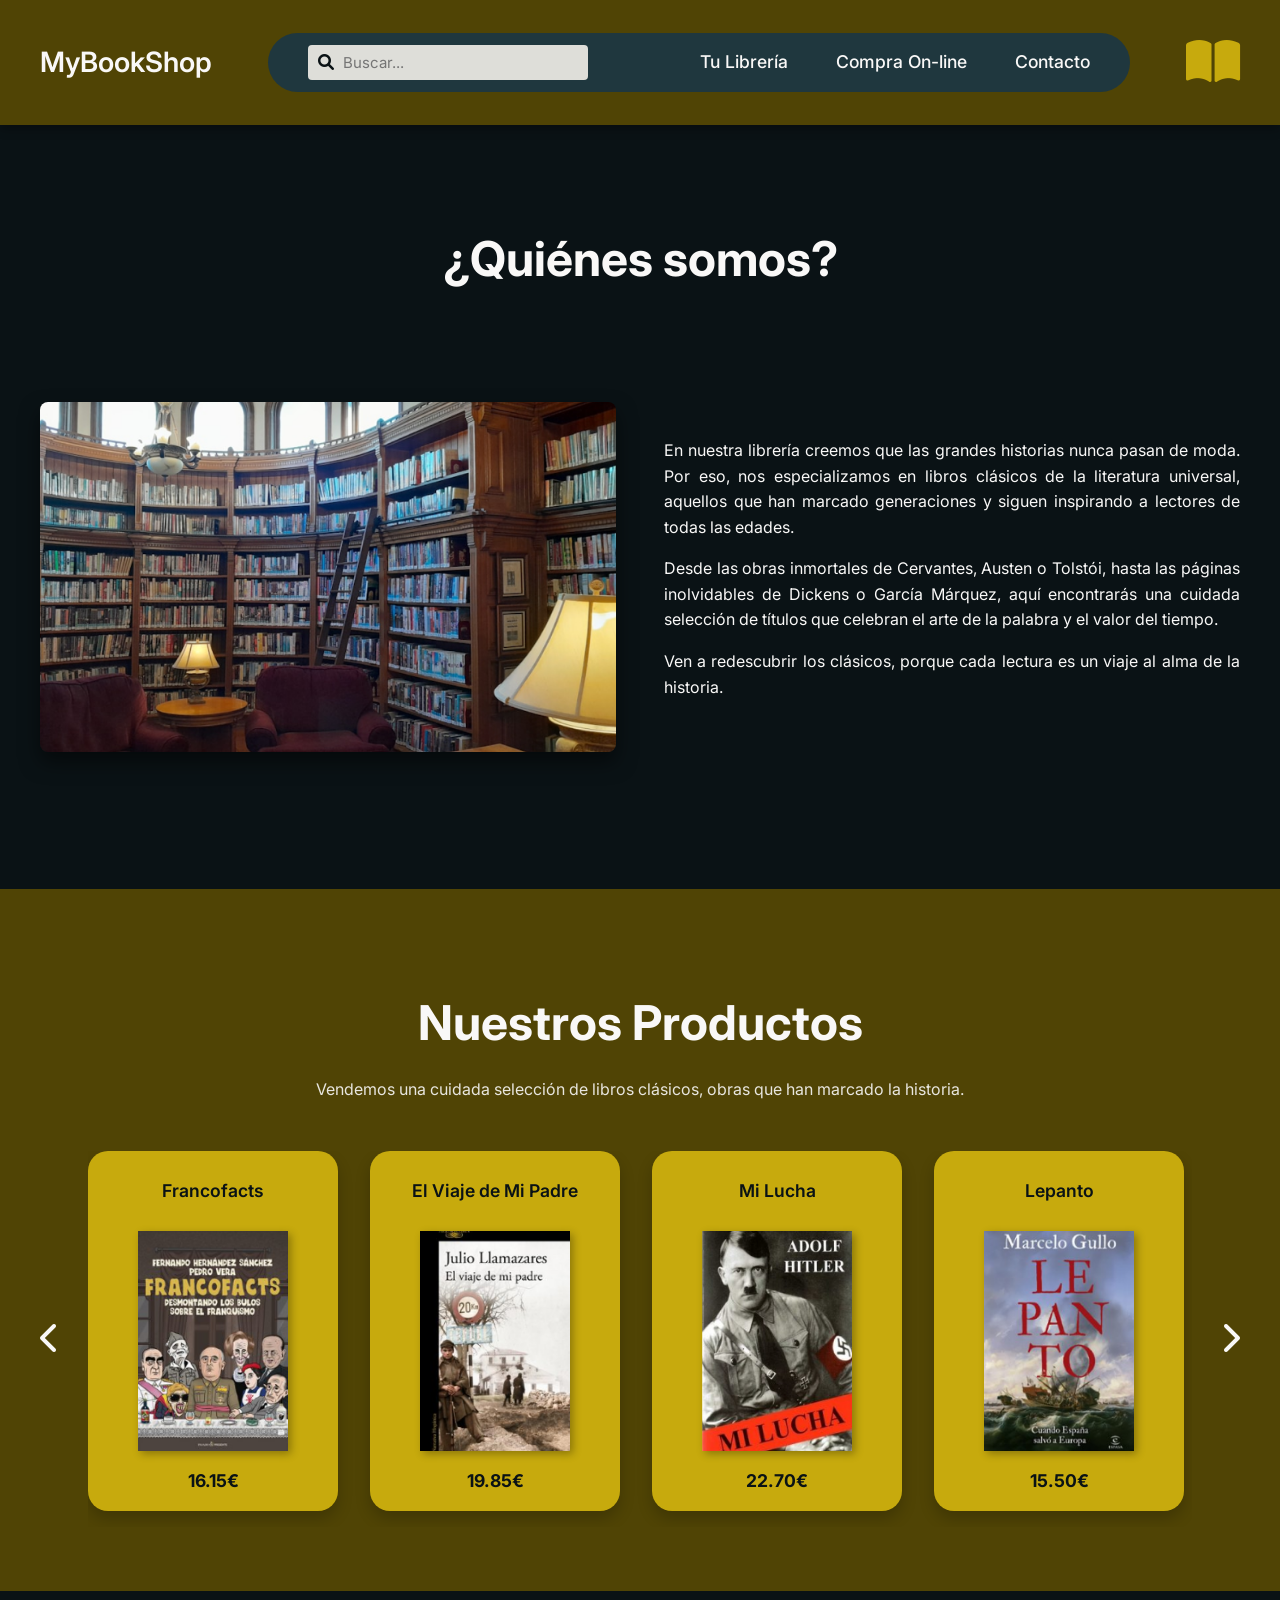
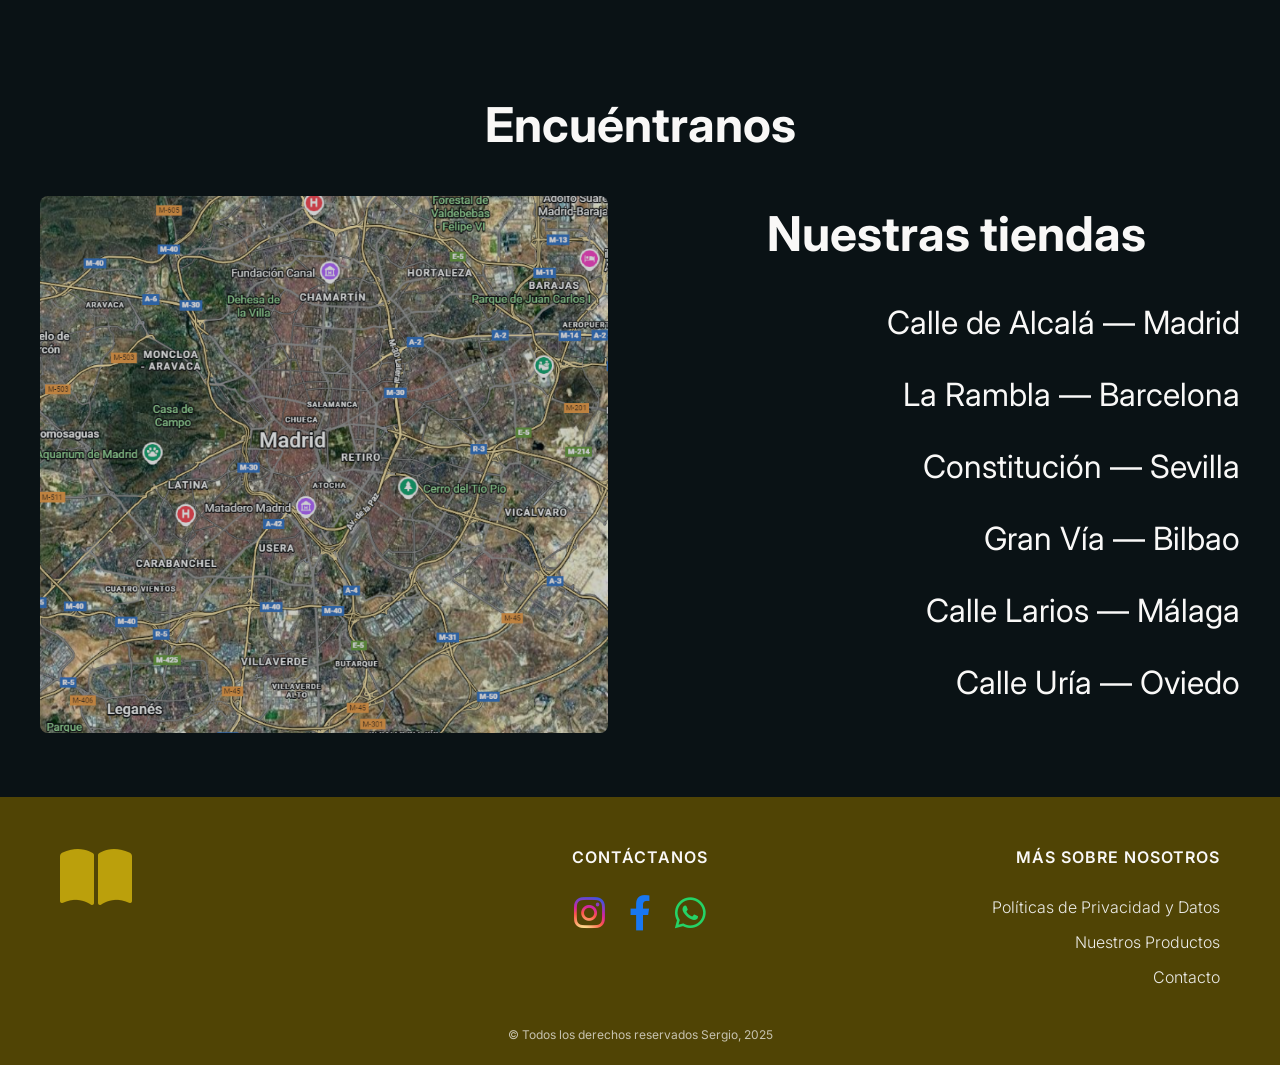
<file: Libreria/index.html>
<!DOCTYPE html>
<html lang="es">
  <head>
    <meta charset="UTF-8" />
    <meta name="viewport" content="width=device-width, initial-scale=1.0" />
    <title>MyBookShop - Inicio</title>

    <link rel="stylesheet" href="style.css" />

    <link rel="preconnect" href="https://fonts.googleapis.com" />
    <link rel="preconnect" href="https://fonts.gstatic.com" crossorigin />
    <link
      href="https://fonts.googleapis.com/css2?family=Inter:wght@400;500;600;700&family=Roboto:wght@800&display=swap"
      rel="stylesheet"
    />

    <link
      rel="stylesheet"
      href="https://cdnjs.cloudflare.com/ajax/libs/font-awesome/6.0.0/css/all.min.css"
    />
    
  </head>
  <body>
    <header class="main-header">
      <div class="container header-container">
        <div class="logo">
          <h1><a href="index.html">MyBookShop</a><h1>
        </div>

        <nav class="main-nav">
          <button class="menu-toggle" id="mobile-menu">
            <i class="fa-solid fa-bars"></i>
          </button>

          <form action="#" class="search-form">
            <i class="fa-solid fa-magnifying-glass"></i>
            <input type="text" placeholder="Buscar..." name="search" />
          </form>

          <ul class="nav-links" id="nav-list">
            <li><a href="index.html">Tu Librería</a></li>
            <li><a href="tienda.html">Compra On-line</a></li>
            <li><a href="#">Contacto</a></li>
          </ul>
        </nav>

        <div class="header-icon">
          <i class="fa-solid fa-book-open"></i>
        </div>
      </div>
    </header>

    <main>
      <section class="section-about">
        <div class="container">
          <h2 class="section-title">¿Quiénes somos?</h2>

          <div class="about-content">
            <article class="about-image">
              <img src="public/1.png" alt="Librería interior" />
            </article>

            <article class="about-text">
              <p>
                En nuestra librería creemos que las grandes historias nunca
                pasan de moda. Por eso, nos especializamos en libros clásicos de
                la literatura universal, aquellos que han marcado generaciones y
                siguen inspirando a lectores de todas las edades.
              </p>
              <p>
                Desde las obras inmortales de Cervantes, Austen o Tolstói, hasta
                las páginas inolvidables de Dickens o García Márquez, aquí
                encontrarás una cuidada selección de títulos que celebran el
                arte de la palabra y el valor del tiempo.
              </p>
              <p>
                Ven a redescubrir los clásicos, porque cada lectura es un viaje
                al alma de la historia.
              </p>
            </article>
          </div>
        </div>
      </section>

      <section class="section-products">
        <div class="container">
          <h2 class="section-title">Nuestros Productos</h2>
          <p class="section-subtitle">
            Vendemos una cuidada selección de libros clásicos, obras que han
            marcado la historia.
          </p>

          <div class="products-carousel-wrapper">
            <button class="scroll-btn left" id="scrollLeft">
              <i class="fa-solid fa-chevron-left"></i>
            </button>

            <div class="products-grid" id="productsContainer">
              <article class="product-card-index">
                <div class="card-top">
                  <h3>Francofacts</h3>
                </div>
                <div class="card-center">
                  <img src="public/6.png" alt="Francofacts" />
                </div>
                <div class="card-bottom">
                  <p class="price">16.15€</p>
                </div>
              </article>

              <article class="product-card-index">
                <div class="card-top">
                  <h3>El Viaje de Mi Padre</h3>
                </div>
                <div class="card-center">
                  <img src="public/4.png" alt="El Viaje" />
                </div>
                <div class="card-bottom">
                  <p class="price">19.85€</p>
                </div>
              </article>

              <article class="product-card-index">
                <div class="card-top">
                  <h3>Mi Lucha</h3>
                </div>
                <div class="card-center">
                  <img src="public/3.png" alt="Mi Lucha" />
                </div>
                <div class="card-bottom">
                  <p class="price">22.70€</p>
                </div>
              </article>

              <article class="product-card-index">
                <div class="card-top">
                  <h3>Lepanto</h3>
                </div>
                <div class="card-center">
                  <img src="public/5.png" alt="Lepanto" />
                </div>
                <div class="card-bottom">
                  <p class="price">15.50€</p>
                </div>
              </article>
              <article class="product-card-index">
                <div class="card-top">
                  <h3>Verdugos del 36</h3>
                </div>
                <div class="card-center">
                  <img src="public/9.png" alt="Verdugos del 36" />
                </div>
                <div class="card-bottom">
                  <p class="price">16.50€</p>
                </div>
              </article>
            </div>

            <button class="scroll-btn right" id="scrollRight">
              <i class="fa-solid fa-chevron-right"></i>
            </button>
          </div>
        </div>
      </section>

      <section class="section-location">
        <div class="container">
          <h2 class="section-title">Encuéntranos</h2>

          <div class="location-content">
            <article class="location-map">
              <img src="public/2.png" alt="Mapa" />
            </article>


            <article class="location-list">
              <h2>Nuestras tiendas</h2>
              <ul>
                <li><a href="https://www.google.com/maps/place/C.+Alcalá,+Madrid/@40.4202097,-3.6904367,17z/data=!3m1!4b1!4m6!3m5!1s0xd422f3f48cbf6a7:0xb7b3542e98264faf!8m2!3d40.4202097!4d-3.6878564!16s%2Fm%2F0568cp_?entry=ttu&g_ep=EgoyMDI2MDEwNi4wIKXMDSoASAFQAw%3D%3D">Calle de Alcalá — Madrid</a></li>
                <li><a href="https://www.google.com/maps/place/La+Rambla,+Barcelona/@41.3856087,2.1672363,17z/data=!3m1!4b1!4m6!3m5!1s0x12a4a258081714c9:0x24bef7ac8842bdc4!8m2!3d41.3856087!4d2.1698166!16zL20vMDNxODRr?entry=ttu&g_ep=EgoyMDI2MDEwNi4wIKXMDSoASAFQAw%3D%3D">La Rambla — Barcelona</a></li>
                <li><a href="https://www.google.com/maps/place/Av.+de+la+Constitución,+Casco+Antiguo,+Sevilla/@37.3853638,-5.9965748,17z/data=!3m1!4b1!4m6!3m5!1s0xd126c17566c287d:0xaaa3e2da037bcd7c!8m2!3d37.3853638!4d-5.9939945!16s%2Fg%2F120nf5yz?entry=ttu&g_ep=EgoyMDI2MDEwNi4wIKXMDSoASAFQAw%3D%3D">Constitución — Sevilla</a></li>
                <li><a href="https://www.google.com/maps/place/Diego+Lopez+Haroko+Kale+Nagusia,+Abando,+Bilbao,+Bizkaia/@43.2632828,-2.9387943,17z/data=!3m1!4b1!4m6!3m5!1s0xd4e4fd823d06835:0x7d9e9c929b6fe09c!8m2!3d43.2632828!4d-2.936214!16s%2Fm%2F04cy3z6?entry=ttu&g_ep=EgoyMDI2MDEwNi4wIKXMDSoASAFQAw%3D%3D">Gran Vía — Bilbao</a></li>
                <li><a href="https://www.google.com/maps/place/C.+Marqués+de+Larios,+Distrito+Centro,+Málaga/@36.7194687,-4.4241553,17z/data=!3m1!4b1!4m6!3m5!1s0xd72f795b1a4f35f:0xf3d44789b8b0e006!8m2!3d36.7194687!4d-4.421575!16s%2Fg%2F1239_749?entry=ttu&g_ep=EgoyMDI2MDEwNi4wIKXMDSoASAFQAw%3D%3D">Calle Larios — Málaga</a></li>
                <li><a href="https://www.google.com/maps/place/C.+Uría,+Oviedo,+Asturias/@43.3640393,-5.8539181,17z/data=!3m1!4b1!4m6!3m5!1s0xd368cfb5f60c34f:0x67d5209cc81633c9!8m2!3d43.3640393!4d-5.8513378!16s%2Fg%2F122r2pky?entry=ttu&g_ep=EgoyMDI2MDEwNi4wIKXMDSoASAFQAw%3D%3D">Calle Uría — Oviedo</a></li>
              </ul>
            </article>
          </div>
        </div>
      </section>
    </main>

    <footer class="main-footer">
      <div class="container footer-grid">
        <div class="footer-col col-logo">
          <i class="fa-solid fa-book-open footer-icon-large"></i>
        </div>

        <div class="footer-col col-contact">
          <h4>CONTÁCTANOS</h4>
          <div class="social-icons">
            <a href="#"><i class="fa-brands fa-instagram"></i></a>
            <a href="#"><i class="fa-brands fa-facebook-f"></i></a>
            <a href="#"><i class="fa-brands fa-whatsapp"></i></a>
          </div>
        </div>

        <div class="footer-col col-legal">
          <h4>MÁS SOBRE NOSOTROS</h4>
          <ul>
            <li><a href="#">Políticas de Privacidad y Datos</a></li>
            <li><a href="#">Nuestros Productos</a></li>
            <li><a href="#">Contacto</a></li>
          </ul>
          <p class="copyright">© Todos los derechos reservados Sergio, 2025</p>
        </div>
      </div>
    </footer>

    <script>
    const container = document.getElementById("productsContainer");
    const btnLeft = document.getElementById("scrollLeft");
    const btnRight = document.getElementById("scrollRight");

    if (container && btnLeft && btnRight) {
    btnRight.addEventListener("click", () => {
        container.scrollBy({ left: 300, behavior: "smooth" });
    });
    btnLeft.addEventListener("click", () => {
        container.scrollBy({ left: -300, behavior: "smooth" });
    });
    }

    const menuBtn = document.getElementById("mobile-menu");
    const navList = document.getElementById("nav-list");

    if (menuBtn && navList) {
    menuBtn.addEventListener("click", () => {
        navList.classList.toggle("active");
    });
    }

    let isDown = false;
    let startX;
    let scrollLeft;

    if (container) {
    container.addEventListener('mousedown', (e) => {
        isDown = true;
        container.classList.add('active');
        startX = e.pageX - container.offsetLeft;
        scrollLeft = container.scrollLeft;
    });

    container.addEventListener('mouseleave', () => {
        isDown = false;
        container.classList.remove('active');
    });

    container.addEventListener('mouseup', () => {
        isDown = false;
        container.classList.remove('active');
    });

    container.addEventListener('mousemove', (e) => {
        if (!isDown) return;
        e.preventDefault();
        
        const x = e.pageX - container.offsetLeft;
        const walk = (x - startX) * 2;
        container.scrollLeft = scrollLeft - walk;
    });
    }
</script>
  </body>
</html>
</file>
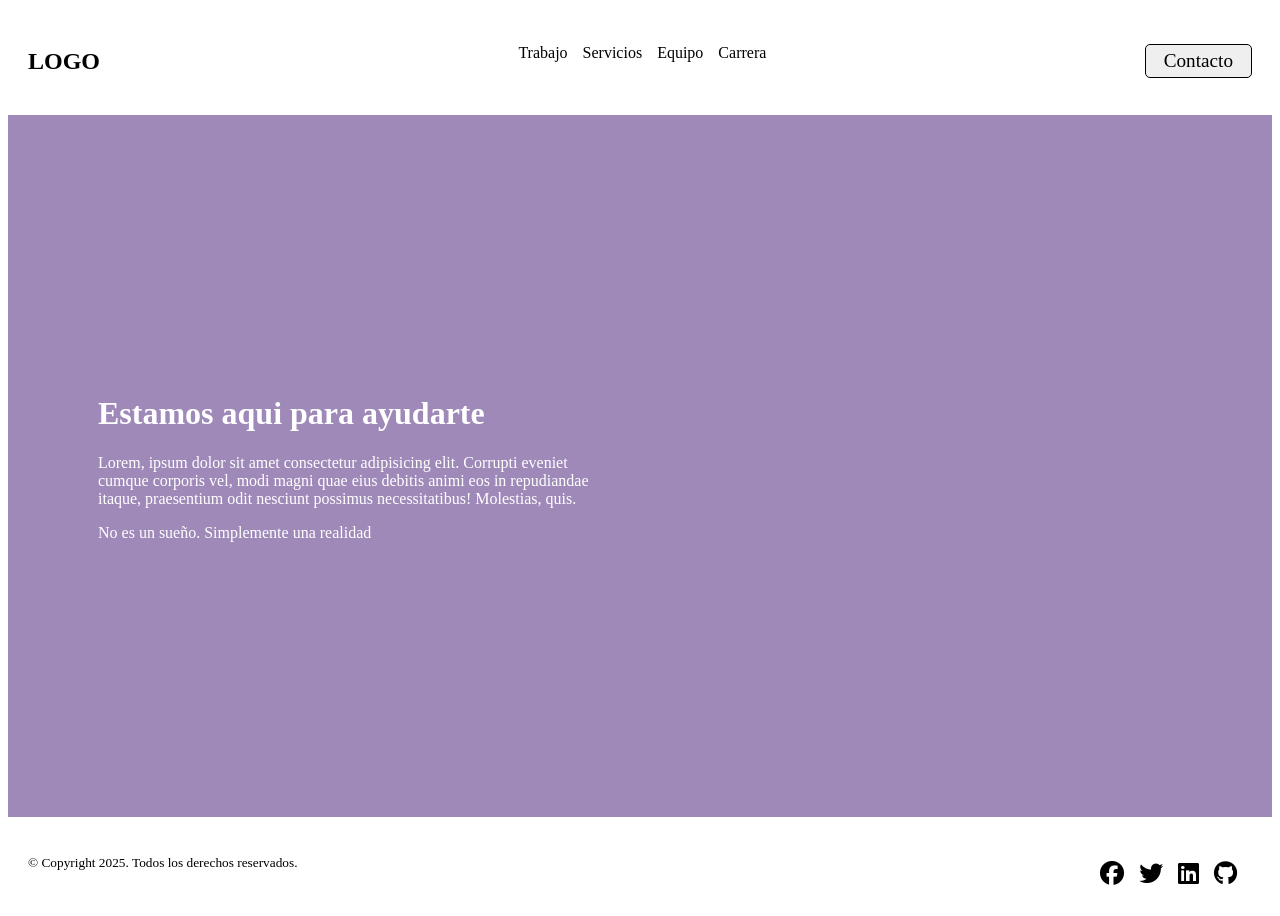
<file: TutorialFlex/index.html>
<!DOCTYPE html>
<html lang="en">
  <head>
    <meta charset="UTF-8" />
    <meta name="viewport" content="width=device-width, initial-scale=1.0" />
    <title>Pagina</title>
    <link rel="stylesheet" href="styles.css" />
    <link
      rel="stylesheet"
      href="https://cdnjs.cloudflare.com/ajax/libs/font-awesome/6.5.1/css/all.min.css"
    />
  </head>
  <body>
    <div class="wrapper">
      <header class="page-header">
        <nav>
          <h2 class="logo">LOGO</h2>
          <ul>
            <li>
              <a href="">Trabajo</a>
            </li>
            <li>
              <a href="">Servicios</a>
            </li>
            <li>
              <a href="">Equipo</a>
            </li>
            <li>
              <a href="">Carrera</a>
            </li>
          </ul>
          <button class="cta-contact">Contacto</button>
        </nav>
      </header>
      <main class="page-main">
        <div>
          <h1>Estamos aqui para ayudarte</h1>
          <p>
            Lorem, ipsum dolor sit amet consectetur adipisicing elit. Corrupti
            eveniet cumque corporis vel, modi magni quae eius debitis animi eos
            in repudiandae itaque, praesentium odit nesciunt possimus
            necessitatibus! Molestias, quis.
          </p>
          <p>No es un sueño. Simplemente una realidad</p>
        </div>
      </main>
      <footer class="page-footer">
        <small>© Copyright 2025. Todos los derechos reservados.</small>
        <ul>
          <li>
            <a href="" target="_blank">
              <i class="fa-brands fa-facebook"></i>
            </a>
          </li>
          <li>
            <a href="" target="_blank">
              <i class="fa-brands fa-twitter"></i>
            </a>
          </li>
          <li>
            <a href="" target="_blank">
              <i class="fa-brands fa-linkedin"></i>
            </a>
          </li>
          <li>
            <a href="" target="_blank">
              <i class="fa-brands fa-github"></i>
            </a>
          </li>
        </ul>
      </footer>
    </div>
  </body>
</html>
</file>
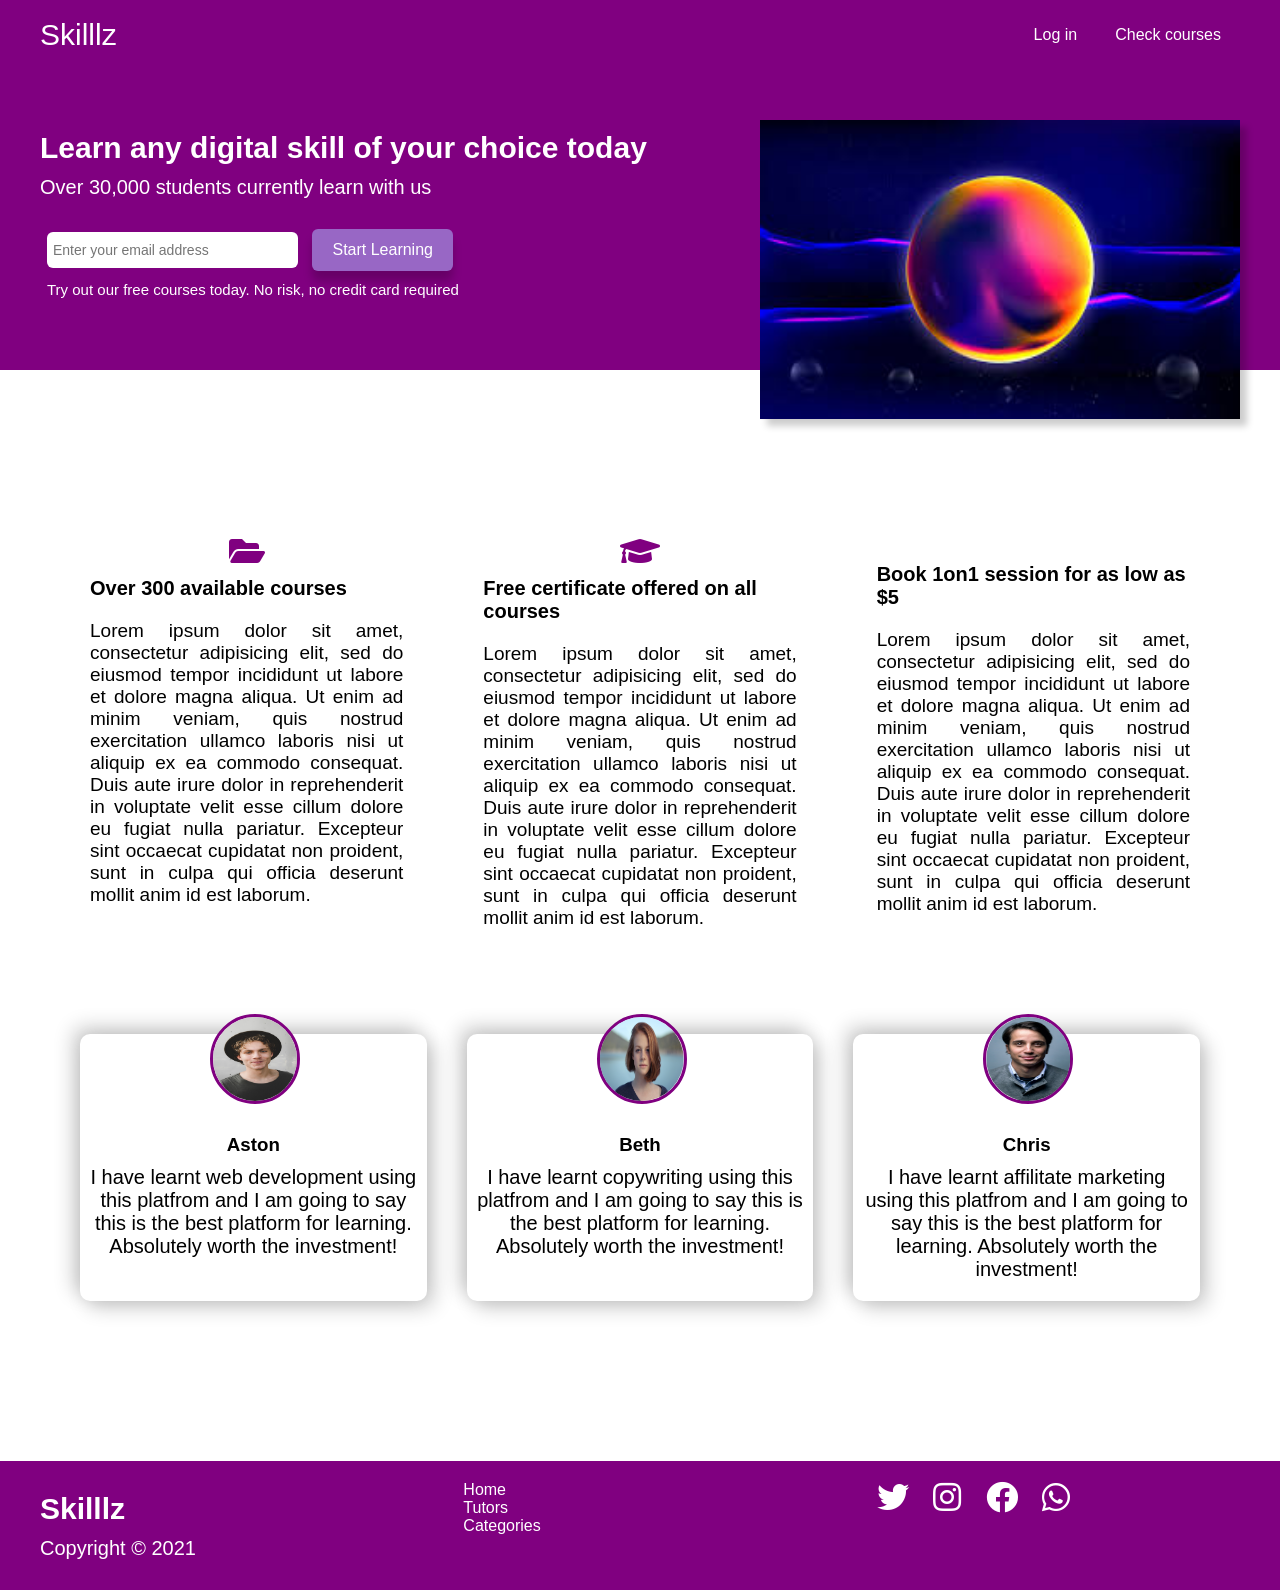
<file: TutorialResponsiveFlexBoxGrid/index.html>
<!DOCTYPE html>
<html lang="en">
<head>
  <meta charset="UTF-8">
  <meta name="viewport" content="width=device-width, initial-scale=1.0">
  <meta http-equiv="X-UA-Compatible" content="ie=edge">
  <title>Skilllz || Learn today</title>
  <link rel="stylesheet" href="./styles.css">
  <link rel="stylesheet" href="https://cdnjs.cloudflare.com/ajax/libs/font-awesome/5.15.4/css/all.min.css" integrity="sha512-1ycn6IcaQQ40/MKBW2W4Rhis/DbILU74C1vSrLJxCq57o941Ym01SwNsOMqvEBFlcgUa6xLiPY/NS5R+E6ztJQ=="
  crossorigin="anonymous" referrerpolicy="no-referrer" />
</head>
<body>
      <div class="navbar">
        <div class="container flex">
          <h1 class="logo">Skilllz</h1>
            <nav>
              <ul>
                <li class="nav"><a class="outline" href="">Log in</a></li>
                <li class="nav"><a href="" class="outline">Check courses</a></li>
              </ul>
            </nav>
        </div>
      </div>
      <section class="showcase">
        <div class="container">
            <div class="grid">
              <div class="grid-item-1">
                <div class="showcase-text">
                  <h1>Learn any digital skill of your choice today</h1>
                  <p class="supporting-text"> Over 30,000 students currently learn with us</p>
                </div>
                <div class="showcase-form">
                  <form action="">
                    <input type="email" placeholder="Enter your email address">
                    <input type="submit" class="btn" value="Start Learning">
                  </form>
                  <p class="little-info">Try out our free courses today. No risk, no credit card required</p>
                </div>
              </div>

              <div class="grid-item-2">
                <div class="image">
                  <img src="./images/transparent.png" alt="">
                </div>
              </div>
           </div>

        </div>
      </section>

    <div class="lower-container container">
      <section class="stats">
        <div class="flex">
          <div class="stat">
            <i class="fa fa-folder-open fa-2x" aria-hidden="true"></i>
            <h3 class="title">Over 300 available courses</h3>
            <p class="text">Lorem ipsum dolor sit amet, consectetur adipisicing elit, sed do eiusmod tempor incididunt ut labore et dolore magna aliqua. Ut enim ad minim veniam, quis nostrud exercitation ullamco laboris nisi ut aliquip ex ea commodo consequat. Duis aute irure dolor in reprehenderit in voluptate velit esse cillum dolore eu fugiat nulla pariatur.
              Excepteur sint occaecat cupidatat non proident, sunt in culpa qui officia deserunt mollit anim id est laborum.</p>
          </div>
          <div class="stat">
            <i class="fa fa-graduation-cap fa-2x" aria-hidden="true"></i>
            <h3 class="title">Free certificate offered on all courses</h3>
            <p class="text">Lorem ipsum dolor sit amet, consectetur adipisicing elit, sed do eiusmod tempor incididunt ut labore et dolore magna aliqua. Ut enim ad minim veniam, quis nostrud exercitation ullamco laboris nisi ut aliquip ex ea commodo consequat. Duis aute irure dolor in reprehenderit in voluptate velit esse cillum dolore eu fugiat nulla pariatur.
              Excepteur sint occaecat cupidatat non proident, sunt in culpa qui officia deserunt mollit anim id est laborum.</p>
          </div>
          <div class="stat">
            <i class="fa fa-credit-card-alt fa-2x" aria-hidden="true"></i>
            <h3 class="title">Book 1on1 session for as low as $5</h3>
            <p class="text">Lorem ipsum dolor sit amet, consectetur adipisicing elit, sed do eiusmod tempor incididunt ut labore et dolore magna aliqua. Ut enim ad minim veniam, quis nostrud exercitation ullamco laboris nisi ut aliquip ex ea commodo consequat. Duis aute irure dolor in reprehenderit in voluptate velit esse cillum dolore eu fugiat nulla pariatur.
              Excepteur sint occaecat cupidatat non proident, sunt in culpa qui officia deserunt mollit anim id est laborum.</p>
          </div>
        </div>
      </section>


    <section class="testimonials">
      <div class="container">
        <div class="testimonial grid-3">
          <div class="card">
            <div class="circle">
              <img src="./images/4.jpg" alt="">
            </div>
            <h3>Aston</h3>
            <p>I have learnt web development using this platfrom and I am going to say this is the best platform for learning. Absolutely
            worth the investment!</p>
          </div>
          <div class="card">
            <div class="circle">
              <img src="./images/5.jpg" alt="">
            </div>
            <h3>Beth</h3>
            <p>I have learnt copywriting using this platfrom and I am going to say this is the best platform for learning. Absolutely
            worth the investment!</p>
          </div>
          <div class="card">
            <div class="circle">
              <img src="./images/6.jpg" alt="">
            </div>
            <h3>Chris</h3>
            <p>I have learnt affilitate marketing using this platfrom and I am going to say this is the best platform for learning. Absolutely
            worth the investment!</p>
          </div>
        </div>
      </div>
    </section>
 </div>
 <footer>
   <div class="container grid-3">
     <div class="copyright">
       <h1>Skilllz</h1>
       <p>Copyright &copy; 2021</p>
     </div>
     <nav class="links">
       <ul>
         <li><a href="" class="outline">Home</a></li>
         <li><a href="" class="outline">Tutors</a></li>
         <li><a href="" class="outline">Categories</a></li>
       </ul>
     </nav>
     <div class="profiles">
       <a href=""><i class="fab fa-twitter fa-2x"></i></a>
       <a href=""><i class="fab fa-instagram fa-2x"></i></a>
       <a href=""><i class="fab fa-facebook fa-2x"></i></a>
       <a href=""><i class="fab fa-whatsapp fa-2x"></i></a>
     </div>
   </div>
 </footer>
</body>
</html>
</file>
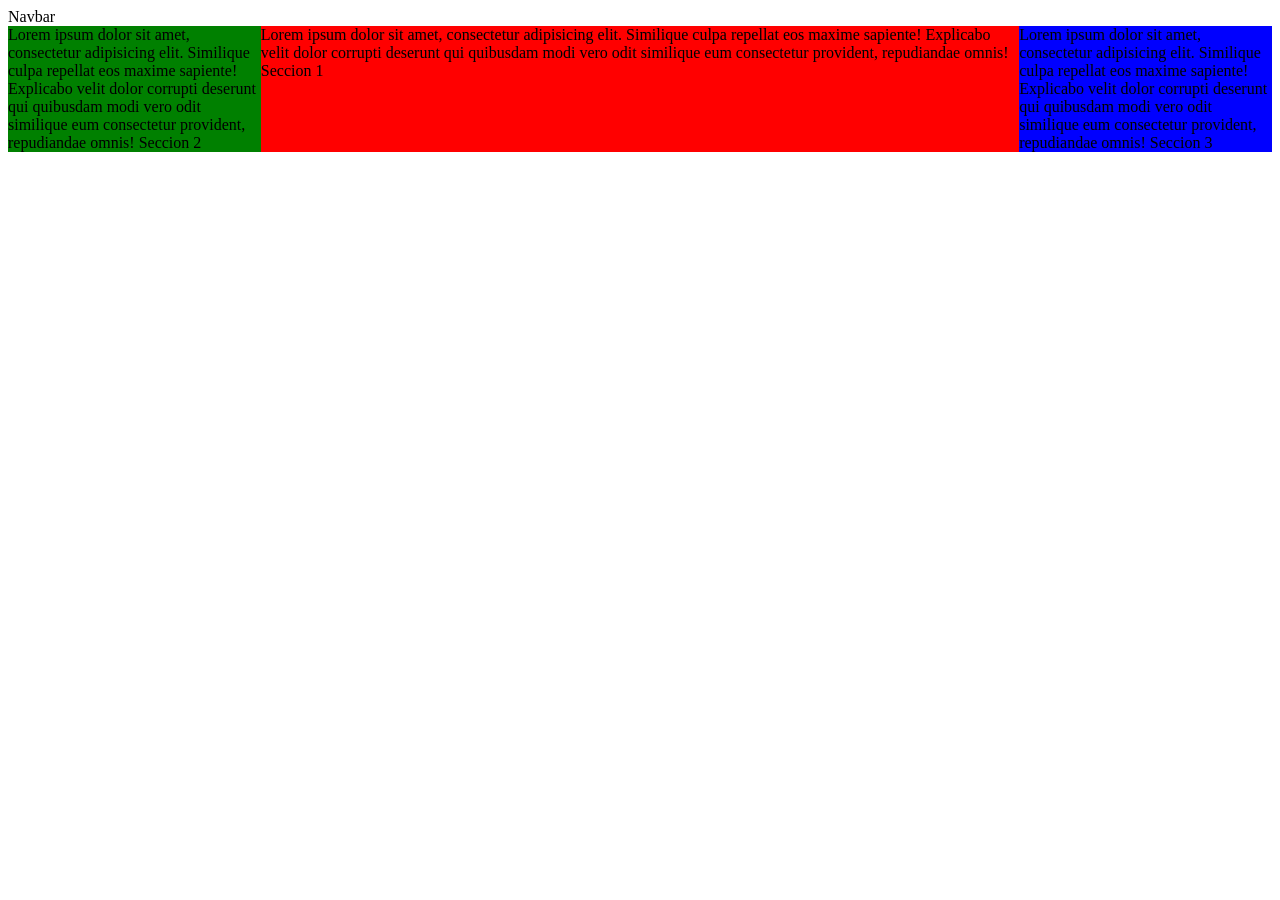
<file: Patrones/ColumnDrop/index.html>
<!DOCTYPE html>
<html>
  <head>
    <title>Column Drop</title>
    <link rel="stylesheet" href="styles.css" />
  </head>
  <body>
    <nav>Navbar</nav>
    <div class="container">
      <section class="columna1">
        Lorem ipsum dolor sit amet, consectetur adipisicing elit. Similique
        culpa repellat eos maxime sapiente! Explicabo velit dolor corrupti
        deserunt qui quibusdam modi vero odit similique eum consectetur
        provident, repudiandae omnis! Seccion 1
      </section>
      <section class="columna2">
        Lorem ipsum dolor sit amet, consectetur adipisicing elit. Similique
        culpa repellat eos maxime sapiente! Explicabo velit dolor corrupti
        deserunt qui quibusdam modi vero odit similique eum consectetur
        provident, repudiandae omnis! Seccion 2
      </section>
      <section class="columna3">
        Lorem ipsum dolor sit amet, consectetur adipisicing elit. Similique
        culpa repellat eos maxime sapiente! Explicabo velit dolor corrupti
        deserunt qui quibusdam modi vero odit similique eum consectetur
        provident, repudiandae omnis! Seccion 3
      </section>
    </div>
  </body>
</html>
</file>
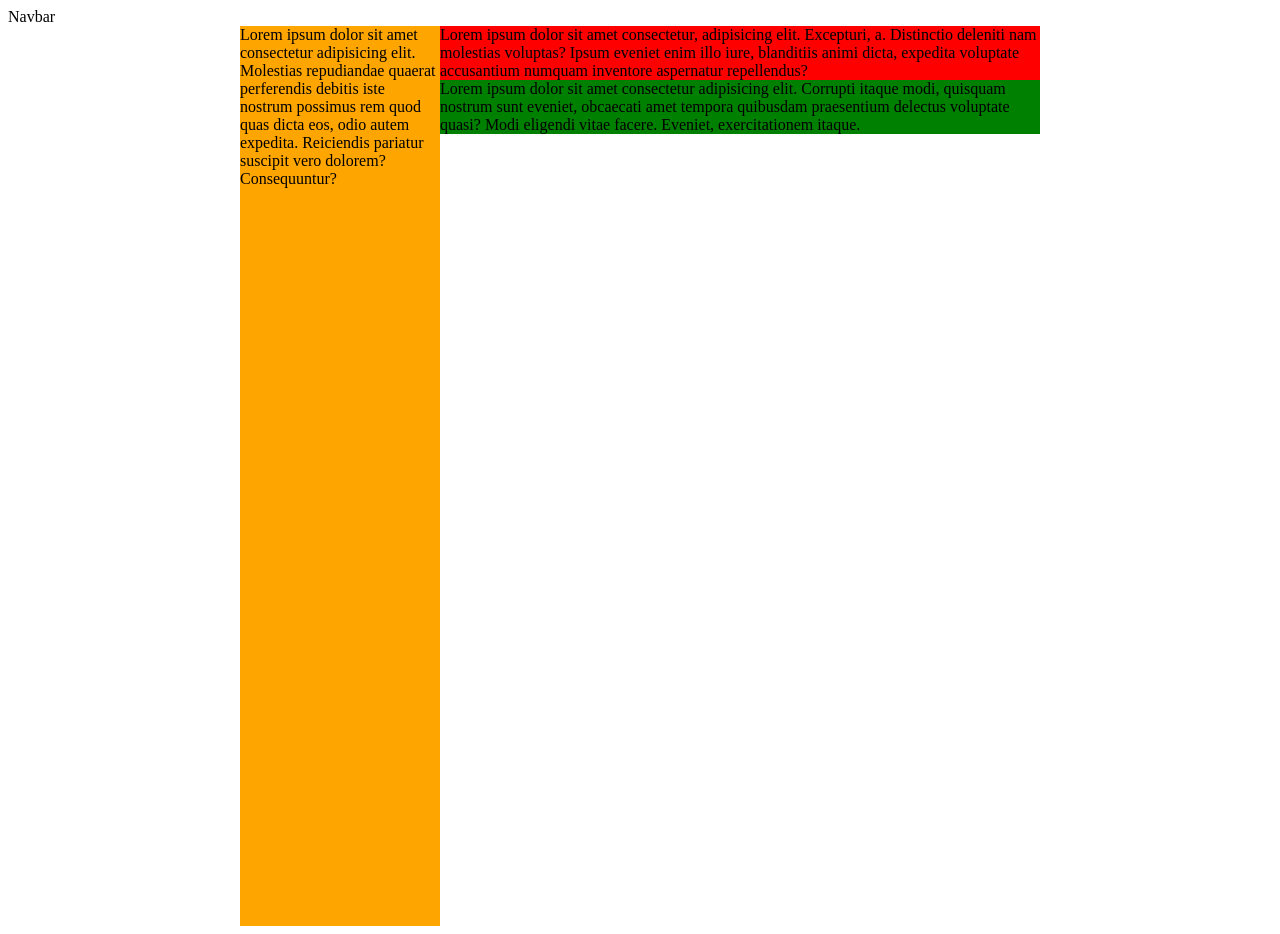
<file: Patrones/LayoutShifter/index.html>
<!DOCTYPE html>
<html>
  <head>
    <title>Layout Shifter</title>
    <link rel="stylesheet" href="styles.css" />
  </head>
  <body>
    <nav>Navbar</nav>
    <div class="container">
      <section class="columna1">Lorem ipsum dolor sit amet consectetur adipisicing elit. Molestias repudiandae quaerat perferendis debitis iste nostrum possimus rem quod quas dicta eos, odio autem expedita. Reiciendis pariatur suscipit vero dolorem? Consequuntur?</section>
      <div class="container-inner">
        <section class="columna2">Lorem ipsum dolor sit amet consectetur, adipisicing elit. Excepturi, a. Distinctio deleniti nam molestias voluptas? Ipsum eveniet enim illo iure, blanditiis animi dicta, expedita voluptate accusantium numquam inventore aspernatur repellendus?</section>
        <section class="columna3">Lorem ipsum dolor sit amet consectetur adipisicing elit. Corrupti itaque modi, quisquam nostrum sunt eveniet, obcaecati amet tempora quibusdam praesentium delectus voluptate quasi? Modi eligendi vitae facere. Eveniet, exercitationem itaque.</section>
      </div>
    </div>
  </body>
</html>
</file>
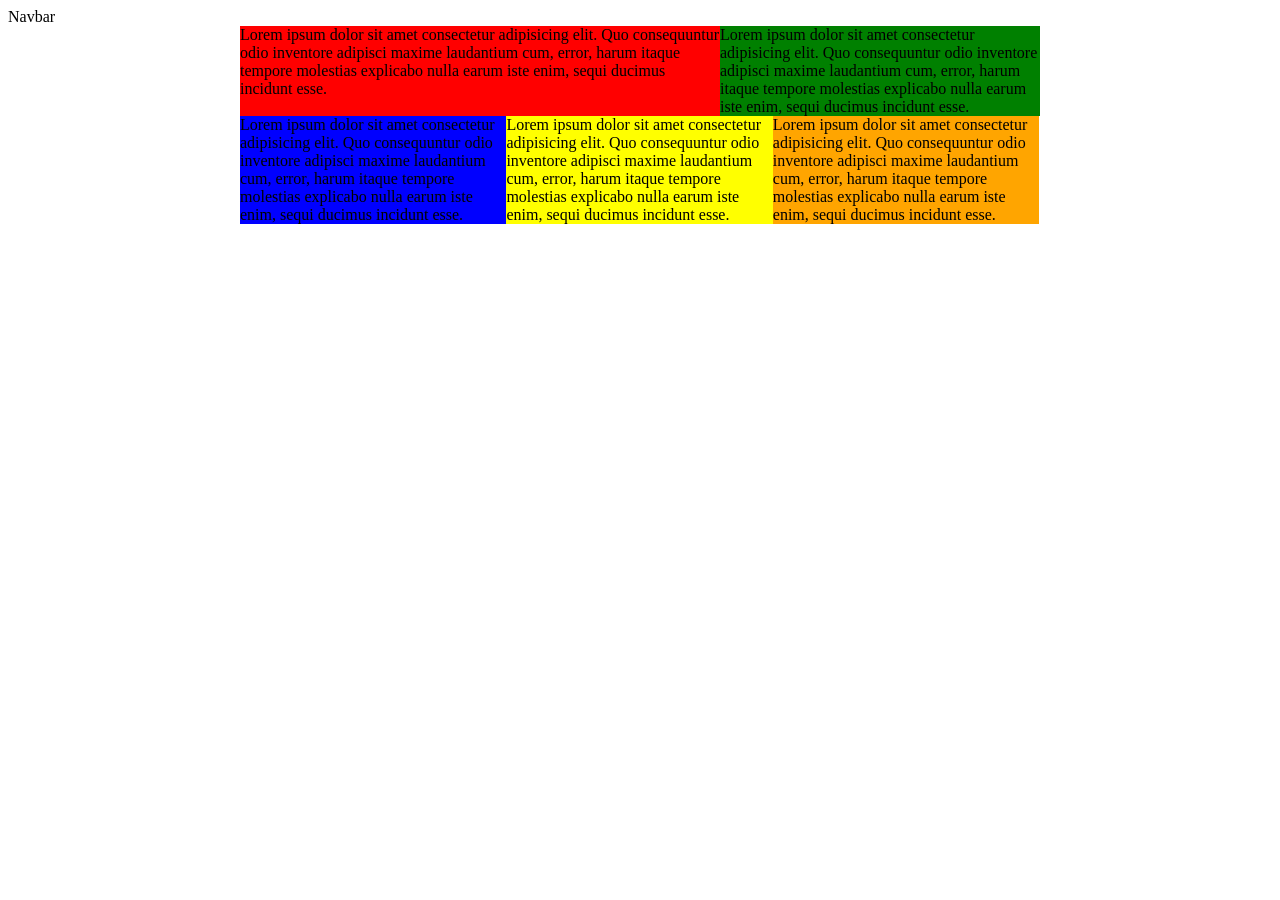
<file: Patrones/MostlyFluid/index.html>
<!DOCTYPE html>
<html>
  <head>
    <title>Mostly Fluid</title>
    <link rel="stylesheet" href="styles.css" />
  </head>
  <body>
    <nav>Navbar</nav>
    <div class="container">
      <section class="columna1">
        Lorem ipsum dolor sit amet consectetur adipisicing elit. Quo
        consequuntur odio inventore adipisci maxime laudantium cum, error, harum
        itaque tempore molestias explicabo nulla earum iste enim, sequi ducimus
        incidunt esse.
      </section>
      <section class="columna2">
        Lorem ipsum dolor sit amet consectetur adipisicing elit. Quo
        consequuntur odio inventore adipisci maxime laudantium cum, error, harum
        itaque tempore molestias explicabo nulla earum iste enim, sequi ducimus
        incidunt esse.
      </section>
      <section class="columna3">
        Lorem ipsum dolor sit amet consectetur adipisicing elit. Quo
        consequuntur odio inventore adipisci maxime laudantium cum, error, harum
        itaque tempore molestias explicabo nulla earum iste enim, sequi ducimus
        incidunt esse.
      </section>
      <section class="columna4">
        Lorem ipsum dolor sit amet consectetur adipisicing elit. Quo
        consequuntur odio inventore adipisci maxime laudantium cum, error, harum
        itaque tempore molestias explicabo nulla earum iste enim, sequi ducimus
        incidunt esse.
      </section>
      <section class="columna5">
        Lorem ipsum dolor sit amet consectetur adipisicing elit. Quo
        consequuntur odio inventore adipisci maxime laudantium cum, error, harum
        itaque tempore molestias explicabo nulla earum iste enim, sequi ducimus
        incidunt esse.
      </section>
    </div>
  </body>
</html>
</file>
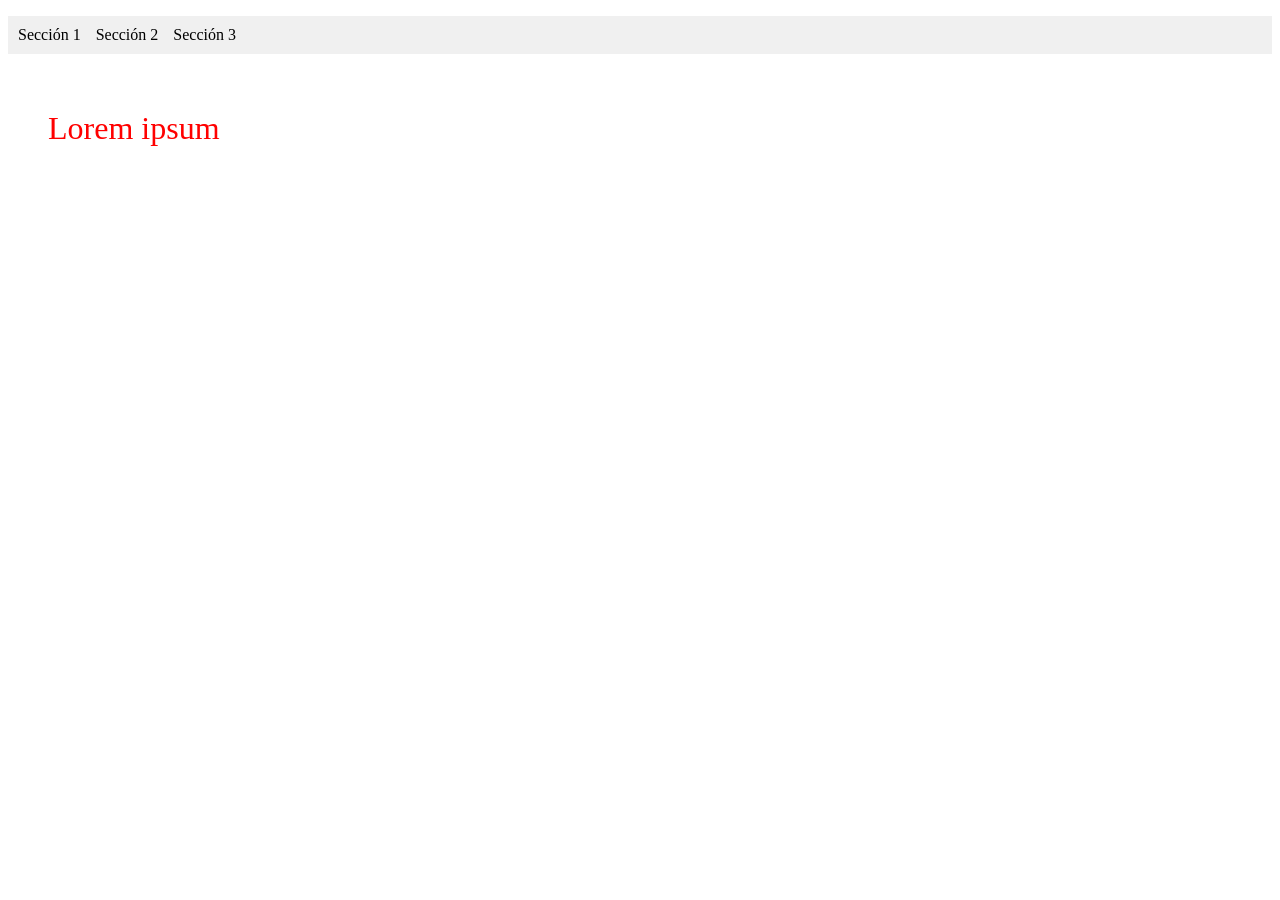
<file: Patrones/TinyTweaks/index.html>
<!DOCTYPE html>
<html>
  <head>
    <title>Tiny Tweaks</title>
    <link rel="stylesheet" href="styles.css" />
  </head>
  <body>
    <nav>
      <ul class="menu">
        <li>Sección 1</li>
        <li>Sección 2</li>
        <li>Sección 3</li>
      </ul>
    </nav>
    <section class="columna1">Lorem ipsum</section>
  </body>
</html>
</file>
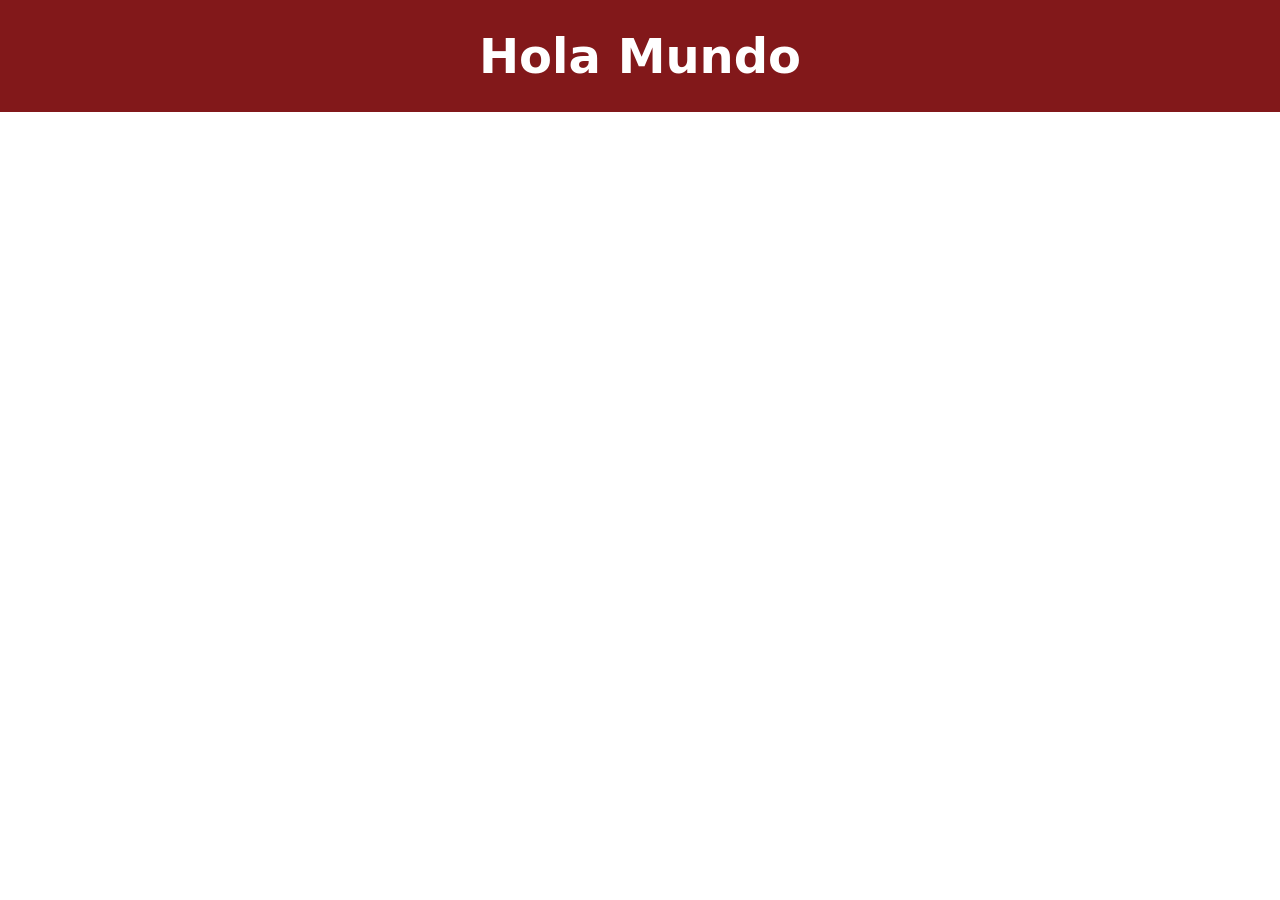
<file: tailwind/01-Instalacion-Configuracion/src/index.html>
<!doctype html>
<html lang="en">
  <head>
    <meta charset="UTF-8" />
    <meta name="viewport" content="width=device-width, initial-scale=1.0" />
    <title>Document</title>
    <link rel="stylesheet" href="css/estilos.css" />
  </head>
  <body>
    <h1 class="text-center text-white bg-red-900 p-8 font-bold text-5xl">
      Hola Mundo
    </h1>
  </body>
</html>
</file>
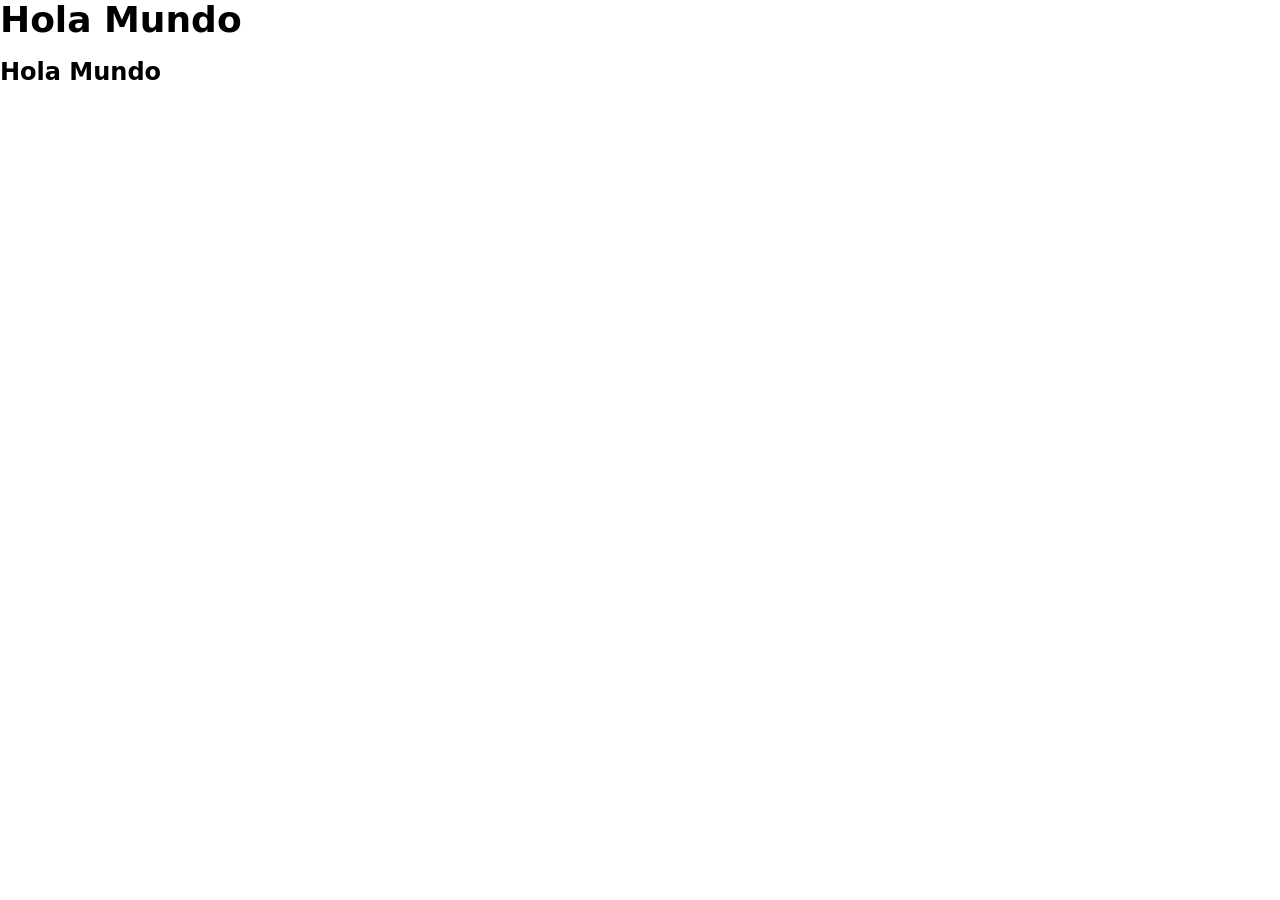
<file: tailwind/02-Conceptos-Base-Preflight/src/index.html>
<!doctype html>
<html lang="en">
  <head>
    <meta charset="UTF-8" />
    <meta name="viewport" content="width=device-width, initial-scale=1.0" />
    <title>Document</title>
    <link rel="stylesheet" href="css/estilos.css" />
  </head>
  <body>
    <h1>Hola Mundo</h1>
    <h2>Hola Mundo</h2>
  </body>
</html>
</file>
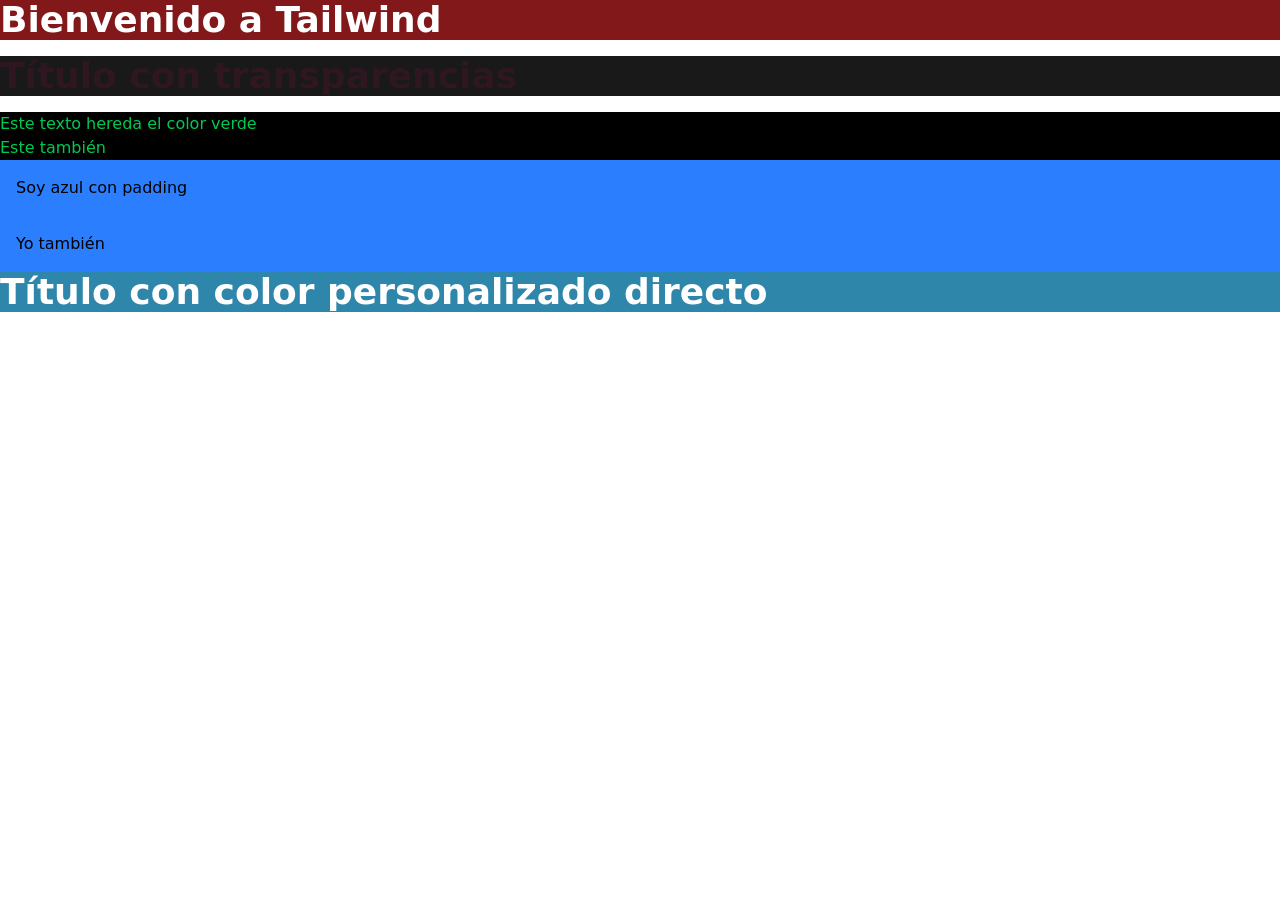
<file: tailwind/03-Colores-Personalizacion/src/index.html>
<!doctype html>
<html lang="en">
  <head>
    <meta charset="UTF-8" />
    <meta name="viewport" content="width=device-width, initial-scale=1.0" />
    <title>Document</title>
    <link rel="stylesheet" href="css/estilos.css" />
  </head>
  <body>
    <h1 class="bg-red-900 text-white">Bienvenido a Tailwind</h1>
    <h1 class="bg-black/90 text-pink-900/20">Título con transparencias</h1>

    <div class="text-green-500 bg-black">
      <p>Este texto hereda el color verde</p>
      <p>Este también</p>
    </div>

    <div class="[&>*]:bg-blue-500 [&>*]:p-4">
      <p>Soy azul con padding</p>
      <p>Yo también</p>
    </div>

    <h1 class="bg-[#2E86AB] text-white">Título con color personalizado directo</h1>

    <svg
    xmlns="http://www.w3.org/2000/svg"
    viewBox="0 0 24 24"
    class="w-12 h-12 fill-[#1877f2]"
>
    <!-- Path del SVG -->
    <path d="M20 3H4a1..."></path>
</svg>
  </body>
</html>
</file>
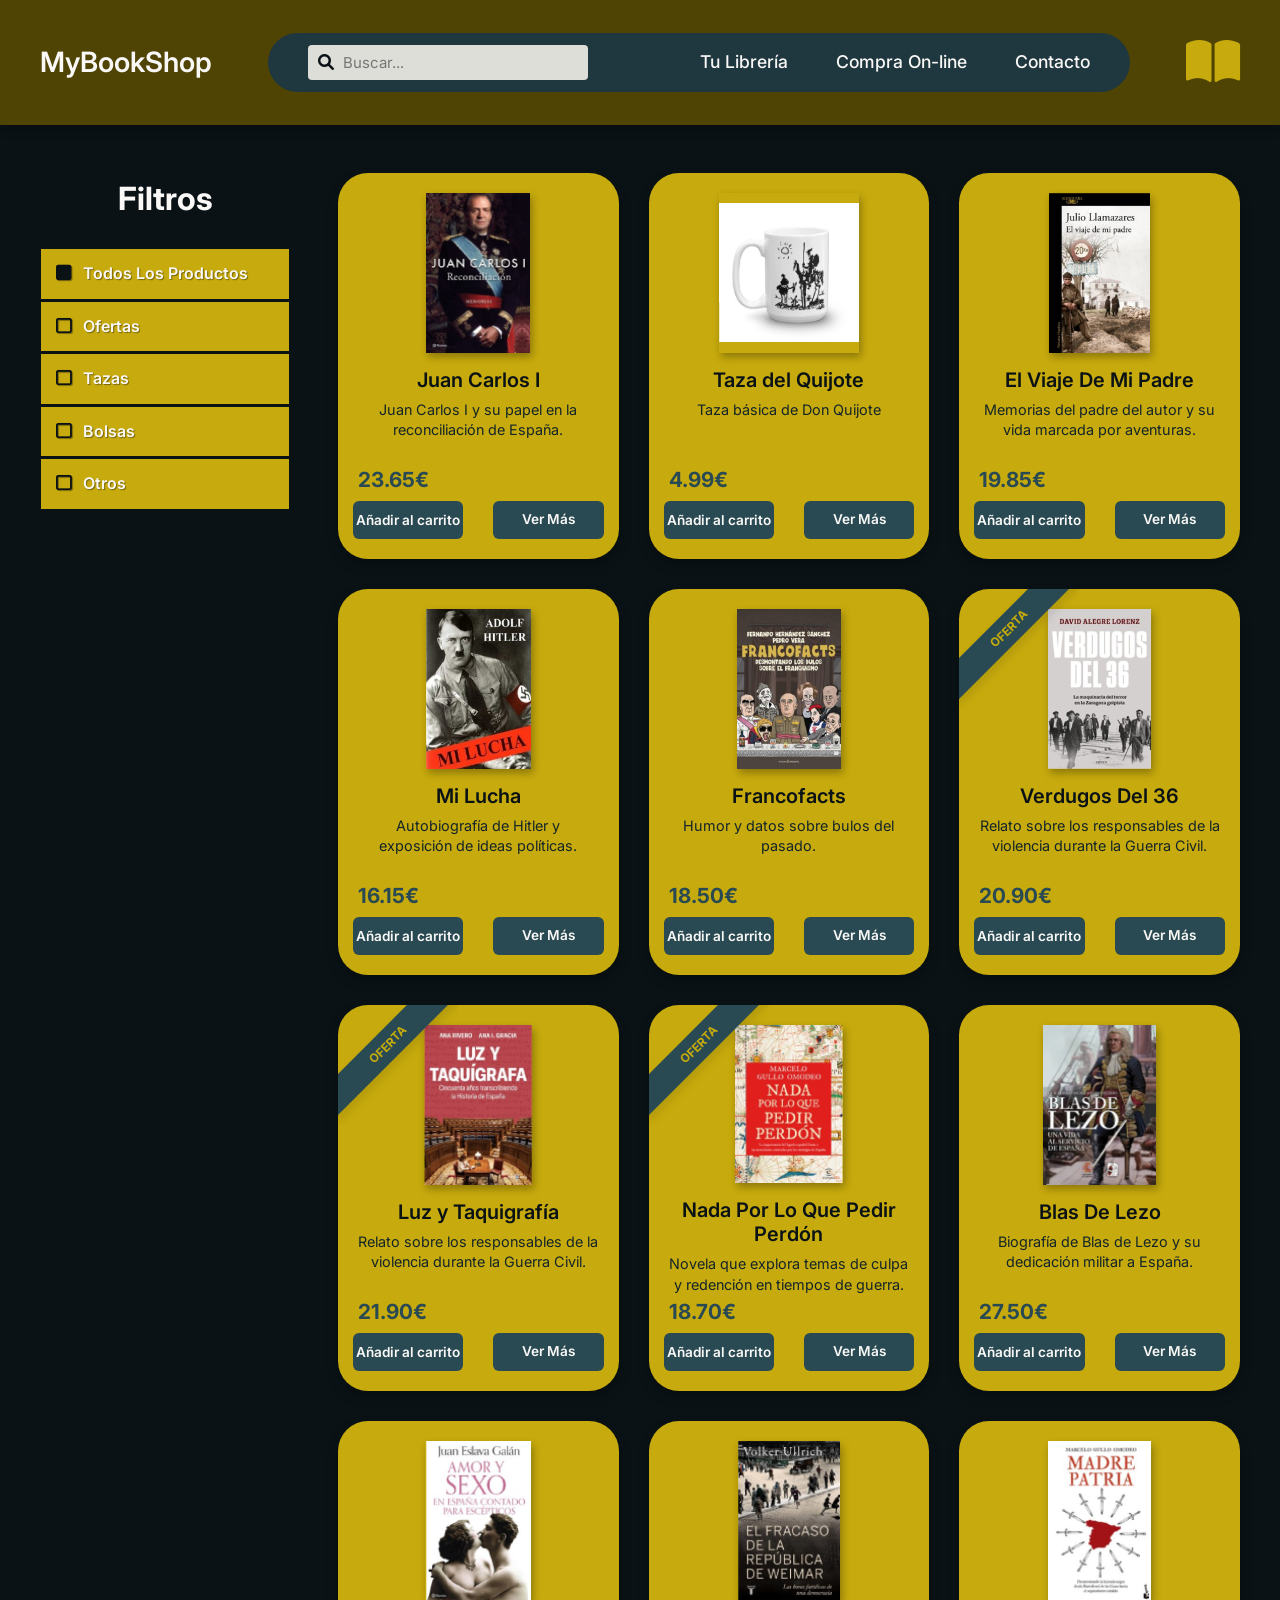
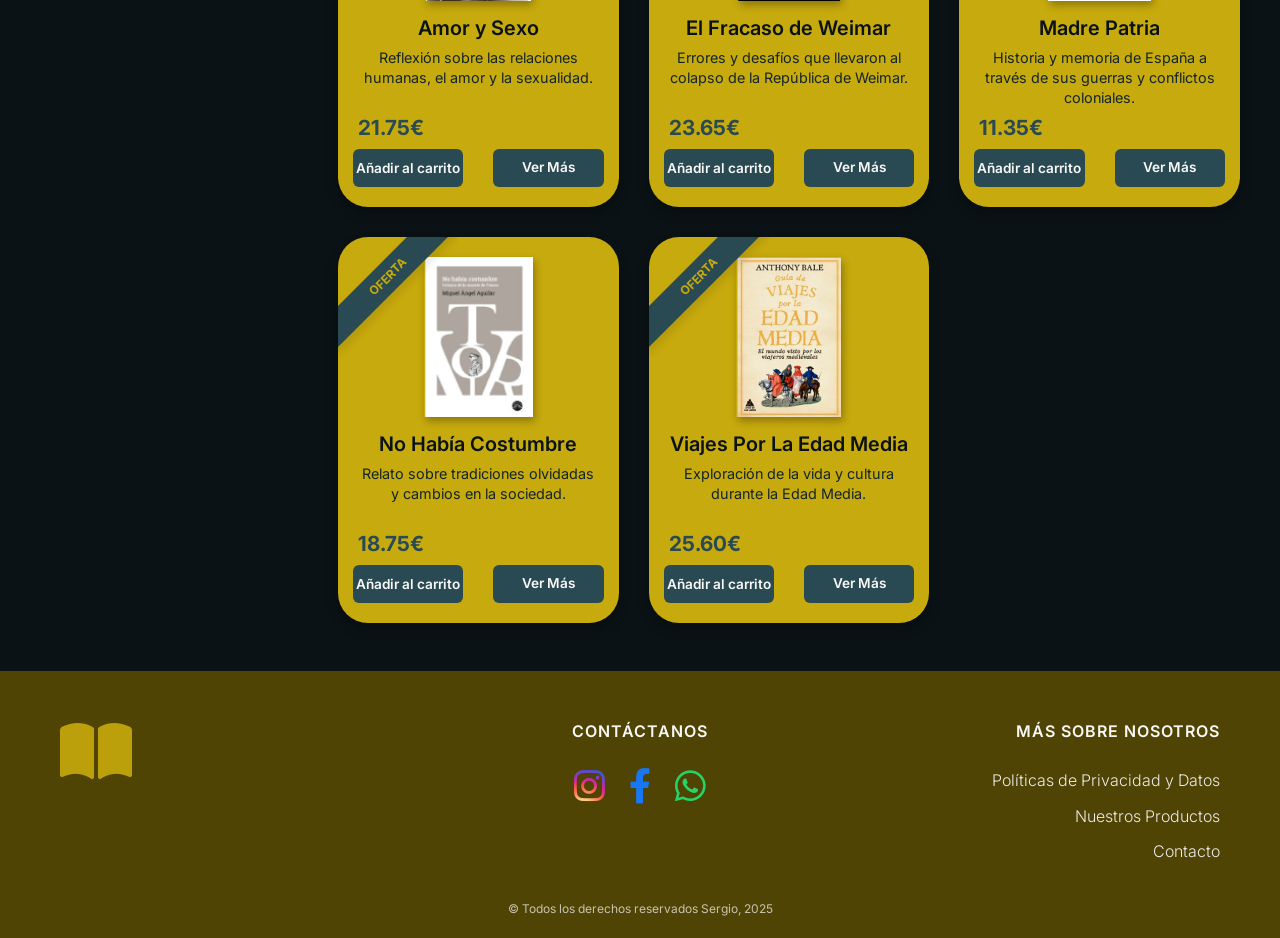
<file: Libreria/tienda.html>
<!DOCTYPE html>
<html lang="es">
  <head>
    <meta charset="UTF-8" />
    <meta name="viewport" content="width=device-width, initial-scale=1.0" />
    <title>Tienda - MyBookShop</title>

    <link rel="stylesheet" href="style.css" />

    <link rel="preconnect" href="https://fonts.googleapis.com" />
    <link rel="preconnect" href="https://fonts.gstatic.com" crossorigin />
    <link
      href="https://fonts.googleapis.com/css2?family=Inter:wght@400;500;600;700&family=Roboto:wght@800&display=swap"
      rel="stylesheet"
    />

    <link
      rel="stylesheet"
      href="https://cdnjs.cloudflare.com/ajax/libs/font-awesome/6.0.0/css/all.min.css"
    />
  </head>
  <body class="page-shop">
    <header class="main-header">
      <div class="container header-container">
        <div class="logo">
          <h1><a href="index.html">MyBookShop</a></h1>
        </div>

        <nav class="main-nav">
          <button class="menu-toggle" id="mobile-menu">
            <i class="fa-solid fa-bars"></i>
          </button>

          <form action="#" class="search-form">
            <i class="fa-solid fa-magnifying-glass"></i>
            <input type="text" placeholder="Buscar..." name="search" />
          </form>

          <ul class="nav-links" id="nav-list">
            <li><a href="index.html">Tu Librería</a></li>
            <li><a href="tienda.html">Compra On-line</a></li>
            <li><a href="#">Contacto</a></li>
          </ul>
        </nav>

        <div class="header-icon">
          <i class="fa-solid fa-book-open"></i>
        </div>
      </div>
    </header>

    <main class="shop-section">
      <div class="container shop-layout">
        <aside class="filters-sidebar">
          <h2 class="filters-title">Filtros</h2>
          <ul class="filter-list">
            <a href="tienda.html">
              <li class="filter-item active">
                <span class="checkbox"><i class="fa-solid fa-square"></i></span>
                <span class="filter-text">Todos Los Productos</span>
              </li>
            </a>
            <a href="tiendaFiltro.html">
              <li class="filter-item">
                <span class="checkbox"><i class="fa-regular fa-square"></i></span>
                <span class="filter-text">Ofertas</span>
              </li>
            </a>
            <li class="filter-item">
              <span class="checkbox"><i class="fa-regular fa-square"></i></span>
              <span class="filter-text">Tazas</span>
            </li>
            <li class="filter-item">
              <span class="checkbox"><i class="fa-regular fa-square"></i></span>
              <span class="filter-text">Bolsas</span>
            </li>
            <li class="filter-item">
              <span class="checkbox"><i class="fa-regular fa-square"></i></span>
              <span class="filter-text">Otros</span>
            </li>
          </ul>
        </aside>

        <section class="products-grid-shop">
          <article class="shop-card">
            <div class="card-image-wrapper">
              <img src="public/7.png" alt="Libro Juan Carlos I" />
            </div>
            <div class="card-content-top">
              <h3>Juan Carlos I</h3>
              <p class="desc">
                Juan Carlos I y su papel en la reconciliación de España.
              </p>
            </div>
            <div class="card-content-bottom">
              <p class="price">23.65€</p>
              <div class="card-buttons">
                <button class="btn-shop add">Añadir al carrito</button>
                <a
                  href="vista.html"
                  class="btn-shop view"
                  style="
                    display: flex;
                    justify-content: center;
                    align-items: center;
                    text-decoration: none;
                  "
                  >Ver Más</a
                >
              </div>
            </div>
          </article>

          <article class="shop-card">
            <div class="card-image-wrapper">
              <img src="public/8.png" alt="Taza Quijote" />
            </div>
            <div class="card-content-top">
              <h3>Taza del Quijote</h3>
              <p class="desc">Taza básica de Don Quijote</p>
            </div>
            <div class="card-content-bottom">
              <p class="price">4.99€</p>
              <div class="card-buttons">
                <button class="btn-shop add">Añadir al carrito</button>
                <a
                  href="vista.html"
                  class="btn-shop view"
                  style="
                    display: flex;
                    justify-content: center;
                    align-items: center;
                    text-decoration: none;
                  "
                  >Ver Más</a
                >
              </div>
            </div>
          </article>

          <article class="shop-card">
            <div class="card-image-wrapper">
              <img src="public/4.png" alt="El Viaje De Mi Padre" />
            </div>
            <div class="card-content-top">
              <h3>El Viaje De Mi Padre</h3>
              <p class="desc">
                Memorias del padre del autor y su vida marcada por aventuras.
              </p>
            </div>
            <div class="card-content-bottom">
              <p class="price">19.85€</p>
              <div class="card-buttons">
                <button class="btn-shop add">Añadir al carrito</button>
                <a
                  href="vista.html"
                  class="btn-shop view"
                  style="
                    display: flex;
                    justify-content: center;
                    align-items: center;
                    text-decoration: none;
                  "
                  >Ver Más</a
                >
              </div>
            </div>
          </article>

          <article class="shop-card">
            <div class="card-image-wrapper">
              <img src="public/3.png" alt="Portada Libro Histórico" />
            </div>
            <div class="card-content-top">
              <h3>Mi Lucha</h3>
              <p class="desc">
                Autobiografía de Hitler y exposición de ideas políticas.
              </p>
            </div>
            <div class="card-content-bottom">
              <p class="price">16.15€</p>
              <div class="card-buttons">
                <button class="btn-shop add">Añadir al carrito</button>
                <a
                  href="vista.html"
                  class="btn-shop view"
                  style="
                    display: flex;
                    justify-content: center;
                    align-items: center;
                    text-decoration: none;
                  "
                  >Ver Más</a
                >
              </div>
            </div>
          </article>

          <article class="shop-card">
            <div class="card-image-wrapper">
              <img src="public/6.png" alt="Libro Francofacts" />
            </div>
            <div class="card-content-top">
              <h3>Francofacts</h3>
              <p class="desc">Humor y datos sobre bulos del pasado.</p>
            </div>
            <div class="card-content-bottom">
              <p class="price">18.50€</p>
              <div class="card-buttons">
                <button class="btn-shop add">Añadir al carrito</button>
                <a
                  href="vista.html"
                  class="btn-shop view"
                  style="
                    display: flex;
                    justify-content: center;
                    align-items: center;
                    text-decoration: none;
                  "
                  >Ver Más</a
                >
              </div>
            </div>
          </article>

          <article class="shop-card ribbon-container">
            <div class="ribbon"><span>Oferta</span></div>
            <div class="card-image-wrapper">
              <img src="public/9.png" alt="Libro Verdugos" />
            </div>
            <div class="card-content-top">
              <h3>Verdugos Del 36</h3>
              <p class="desc">
                Relato sobre los responsables de la violencia durante la Guerra
                Civil.
              </p>
            </div>
            <div class="card-content-bottom">
              <p class="price">20.90€</p>
              <div class="card-buttons">
                <button class="btn-shop add">Añadir al carrito</button>
                <a
                  href="vista.html"
                  class="btn-shop view"
                  style="
                    display: flex;
                    justify-content: center;
                    align-items: center;
                    text-decoration: none;
                  "
                  >Ver Más</a
                >
              </div>
            </div>
          </article>

          <article class="shop-card ribbon-container">
            <div class="ribbon"><span>Oferta</span></div>
            <div class="card-image-wrapper">
              <img src="public/10.png" alt="Libro Luz y Taquigrafía" />
            </div>
            <div class="card-content-top">
              <h3>Luz y Taquigrafía</h3>
              <p class="desc">
                Relato sobre los responsables de la violencia durante la Guerra
                Civil.
              </p>
            </div>
            <div class="card-content-bottom">
              <p class="price">21.90€</p>
              <div class="card-buttons">
                <button class="btn-shop add">Añadir al carrito</button>
                <a
                  href="vista.html"
                  class="btn-shop view"
                  style="
                    display: flex;
                    justify-content: center;
                    align-items: center;
                    text-decoration: none;
                  "
                  >Ver Más</a
                >
              </div>
            </div>
          </article>

          <article class="shop-card ribbon-container">
            <div class="ribbon"><span>Oferta</span></div>
            <div class="card-image-wrapper">
              <img src="public/17.png" alt="Libro Nada Por Lo Que Pedir Perdon" />
            </div>
            <div class="card-content-top">
              <h3>Nada Por Lo Que Pedir Perdón</h3>
              <p class="desc">
                Novela que explora temas de culpa y redención en tiempos de guerra.
              </p>
            </div>
            <div class="card-content-bottom">
              <p class="price">18.70€</p>
              <div class="card-buttons">
                <button class="btn-shop add">Añadir al carrito</button>
                <a
                  href="vista.html"
                  class="btn-shop view"
                  style="
                    display: flex;
                    justify-content: center;
                    align-items: center;
                    text-decoration: none;
                  "
                  >Ver Más</a
                >
              </div>
            </div>
          </article>

          <article class="shop-card">
            <div class="card-image-wrapper">
              <img src="public/18.png" alt="Libro Blas De Lezo" />
            </div>
            <div class="card-content-top">
              <h3>Blas De Lezo</h3>
              <p class="desc">
                Biografía de Blas de Lezo y su dedicación militar a España.
              </p>
            </div>
            <div class="card-content-bottom">
              <p class="price">27.50€</p>
              <div class="card-buttons">
                <button class="btn-shop add">Añadir al carrito</button>
                <a
                  href="vista.html"
                  class="btn-shop view"
                  style="
                    display: flex;
                    justify-content: center;
                    align-items: center;
                    text-decoration: none;
                  "
                  >Ver Más</a
                >
              </div>
            </div>
          </article>

          <article class="shop-card">
            <div class="card-image-wrapper">
              <img src="public/19.png" alt="Libro Amor y Sexo" />
            </div>
            <div class="card-content-top">
              <h3>Amor y Sexo</h3>
              <p class="desc">
                Reflexión sobre las relaciones humanas, el amor y la sexualidad.
              </p>
            </div>
            <div class="card-content-bottom">
              <p class="price">21.75€</p>
              <div class="card-buttons">
                <button class="btn-shop add">Añadir al carrito</button>
                <a
                  href="vista.html"
                  class="btn-shop view"
                  style="
                    display: flex;
                    justify-content: center;
                    align-items: center;
                    text-decoration: none;
                  "
                  >Ver Más</a
                >
              </div>
            </div>
          </article>

          <article class="shop-card">
            <div class="card-image-wrapper">
              <img src="public/20.png" alt="Libro El Fracaso de Weimar" />
            </div>
            <div class="card-content-top">
              <h3>El Fracaso de Weimar</h3>
              <p class="desc">
                Errores y desafíos que llevaron al colapso de la República de Weimar.
              </p>
            </div>
            <div class="card-content-bottom">
              <p class="price">23.65€</p>
              <div class="card-buttons">
                <button class="btn-shop add">Añadir al carrito</button>
                <a
                  href="vista.html"
                  class="btn-shop view"
                  style="
                    display: flex;
                    justify-content: center;
                    align-items: center;
                    text-decoration: none;
                  "
                  >Ver Más</a
                >
              </div>
            </div>
          </article>

          <article class="shop-card">
            <div class="card-image-wrapper">
              <img src="public/21.png" alt="Libro Madre Patria" />
            </div>
            <div class="card-content-top">
              <h3>Madre Patria</h3>
              <p class="desc">
                Historia y memoria de España a través de sus guerras y conflictos coloniales.
              </p>
            </div>
            <div class="card-content-bottom">
              <p class="price">11.35€</p>
              <div class="card-buttons">
                <button class="btn-shop add">Añadir al carrito</button>
                <a
                  href="vista.html"
                  class="btn-shop view"
                  style="
                    display: flex;
                    justify-content: center;
                    align-items: center;
                    text-decoration: none;
                  "
                  >Ver Más</a
                >
              </div>
            </div>
          </article>

          <article class="shop-card ribbon-container">
            <div class="ribbon"><span>Oferta</span></div>
            <div class="card-image-wrapper">
              <img src="public/22.png" alt="Libro No Había Costumbre" />
            </div>
            <div class="card-content-top">
              <h3>No Había Costumbre</h3>
              <p class="desc">
                Relato sobre tradiciones olvidadas y cambios en la sociedad.
              </p>
            </div>
            <div class="card-content-bottom">
              <p class="price">18.75€</p>
              <div class="card-buttons">
                <button class="btn-shop add">Añadir al carrito</button>
                <a
                  href="vista.html"
                  class="btn-shop view"
                  style="
                    display: flex;
                    justify-content: center;
                    align-items: center;
                    text-decoration: none;
                  "
                  >Ver Más</a
                >
              </div>
            </div>
          </article>

          <article class="shop-card ribbon-container">
            <div class="ribbon"><span>Oferta</span></div>
            <div class="card-image-wrapper">
              <img src="public/23.png" alt="Libro Viajes Por La Edad Media" />
            </div>
            <div class="card-content-top">
              <h3>Viajes Por La Edad Media</h3>
              <p class="desc">
                Exploración de la vida y cultura durante la Edad Media.
              </p>
            </div>
            <div class="card-content-bottom">
              <p class="price">25.60€</p>
              <div class="card-buttons">
                <button class="btn-shop add">Añadir al carrito</button>
                <a
                  href="vista.html"
                  class="btn-shop view"
                  style="
                    display: flex;
                    justify-content: center;
                    align-items: center;
                    text-decoration: none;
                  "
                  >Ver Más</a
                >
              </div>
            </div>
          </article>

        </section>
      </div>
    </main>

    <footer class="main-footer">
      <div class="container footer-grid">
        <div class="footer-col col-logo">
          <i class="fa-solid fa-book-open footer-icon-large"></i>
        </div>

        <div class="footer-col col-contact">
          <h4>CONTÁCTANOS</h4>
          <div class="social-icons">
            <a href="#"><i class="fa-brands fa-instagram"></i></a>
            <a href="#"><i class="fa-brands fa-facebook-f"></i></a>
            <a href="#"><i class="fa-brands fa-whatsapp"></i></a>
          </div>
        </div>

        <div class="footer-col col-legal">
          <h4>MÁS SOBRE NOSOTROS</h4>
          <ul>
            <li><a href="#">Políticas de Privacidad y Datos</a></li>
            <li><a href="#">Nuestros Productos</a></li>
            <li><a href="#">Contacto</a></li>
          </ul>
          <p class="copyright">© Todos los derechos reservados Sergio, 2025</p>
        </div>
      </div>
    </footer>
    <script>
  const menuBtn = document.getElementById("mobile-menu");
  const navList = document.getElementById("nav-list");

  if (menuBtn && navList) {
    menuBtn.addEventListener("click", () => {
      navList.classList.toggle("active");
    });
  }
</script>
  </body>
</html>
</file>
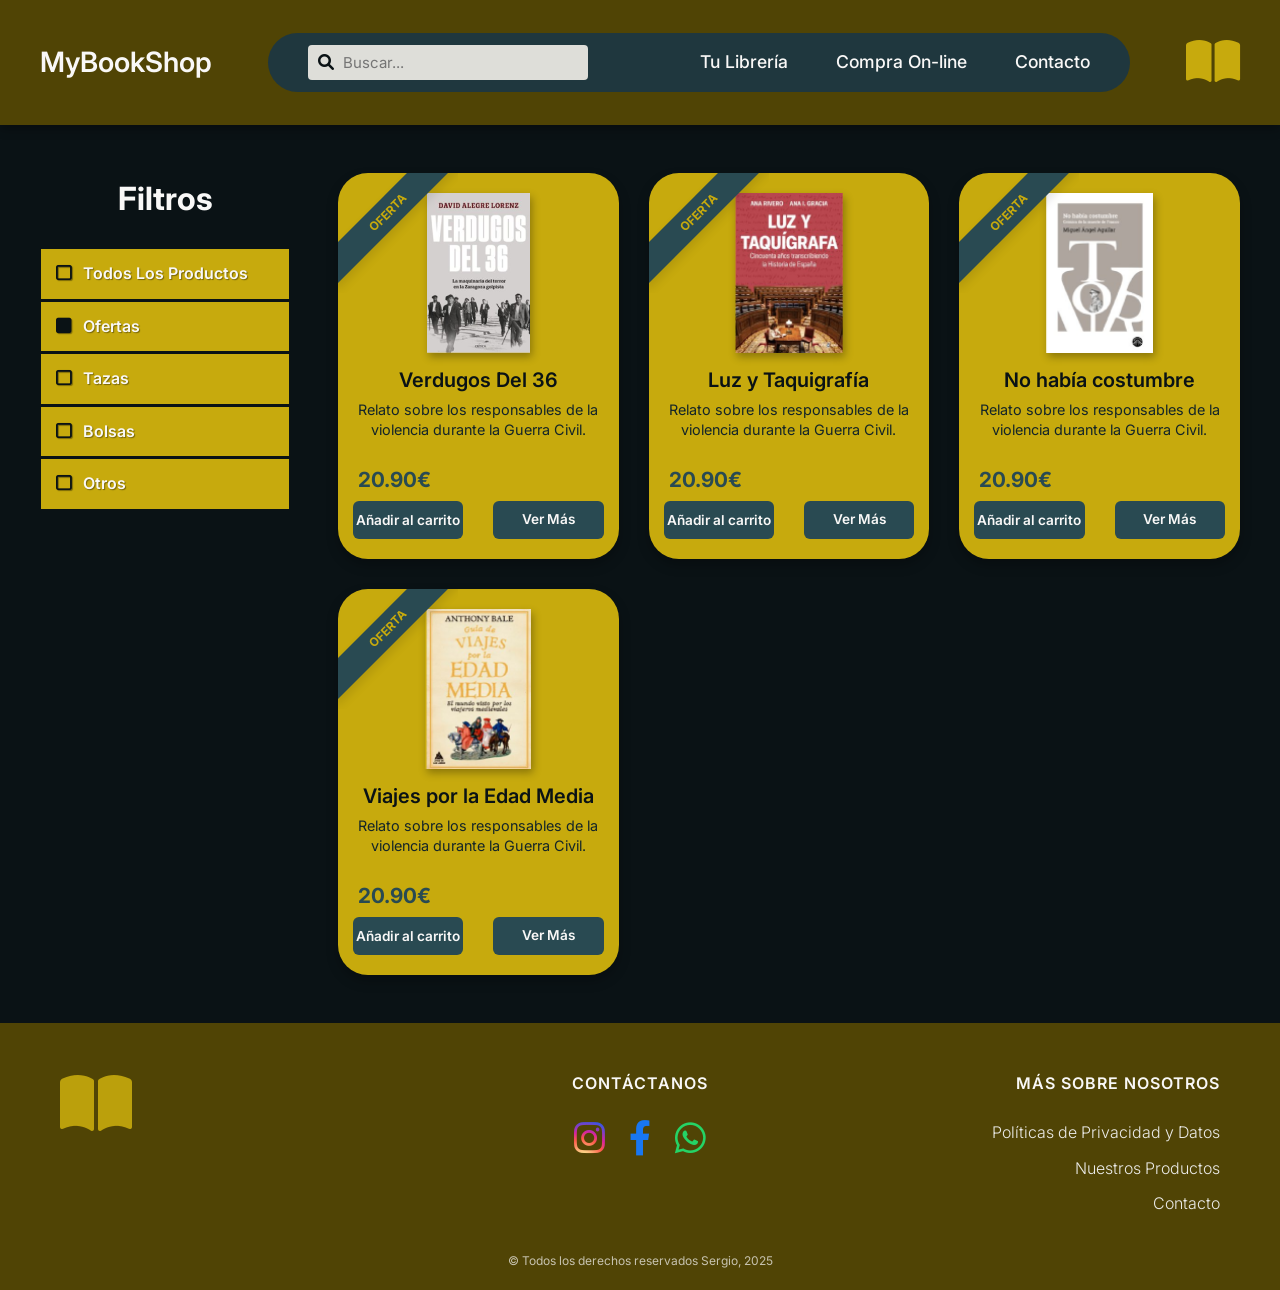
<file: Libreria/tiendaFiltro.html>
<!DOCTYPE html>
<html lang="es">
  <head>
    <meta charset="UTF-8" />
    <meta name="viewport" content="width=device-width, initial-scale=1.0" />
    <title>Tienda - MyBookShop</title>

    <link rel="stylesheet" href="style.css" />

    <link rel="preconnect" href="https://fonts.googleapis.com" />
    <link rel="preconnect" href="https://fonts.gstatic.com" crossorigin />
    <link
      href="https://fonts.googleapis.com/css2?family=Inter:wght@400;500;600;700&family=Roboto:wght@800&display=swap"
      rel="stylesheet"
    />

    <link
      rel="stylesheet"
      href="https://cdnjs.cloudflare.com/ajax/libs/font-awesome/6.0.0/css/all.min.css"
    />
  </head>
  <body class="page-shop">
    <header class="main-header">
      <div class="container header-container">
        <div class="logo">
          <h1><a href="index.html">MyBookShop</a><h1>
        </div>

        <nav class="main-nav">
          <button class="menu-toggle" id="mobile-menu">
            <i class="fa-solid fa-bars"></i>
          </button>

          <form action="#" class="search-form">
            <i class="fa-solid fa-magnifying-glass"></i>
            <input type="text" placeholder="Buscar..." name="search" />
          </form>

          <ul class="nav-links" id="nav-list">
            <li><a href="index.html">Tu Librería</a></li>
            <li><a href="tienda.html">Compra On-line</a></li>
            <li><a href="#">Contacto</a></li>
          </ul>
        </nav>

        <div class="header-icon">
          <i class="fa-solid fa-book-open"></i>
        </div>
      </div>
    </header>

    <main class="shop-section">
      <div class="container shop-layout">
        <aside class="filters-sidebar">
          <h2 class="filters-title">Filtros</h2>
          <ul class="filter-list">
            <a href="tienda.html">
              <li class="filter-item active">
                <span class="checkbox"><i class="fa-regular fa-square"></i></span>
                <span class="filter-text">Todos Los Productos</span>
              </li>
            </a>
            <a href="tiendaFiltro.html">
              <li class="filter-item">
                <span class="checkbox"
                  ><i class="fa-solid fa-square"></i
                ></span>
                <span class="filter-text">Ofertas</span>
              </li>
            </a>
            <li class="filter-item">
              <span class="checkbox"><i class="fa-regular fa-square"></i></span>
              <span class="filter-text">Tazas</span>
            </li>
            <li class="filter-item">
              <span class="checkbox"><i class="fa-regular fa-square"></i></span>
              <span class="filter-text">Bolsas</span>
            </li>
            <li class="filter-item">
              <span class="checkbox"><i class="fa-regular fa-square"></i></span>
              <span class="filter-text">Otros</span>
            </li>
          </ul>
        </aside>

        <section class="products-grid-shop">
          <article class="shop-card ribbon-container">
            <div class="ribbon"><span>Oferta</span></div>

            <div class="card-image-wrapper">
              <img src="public/9.png" alt="Libro Verdugos" />
            </div>
            <div class="card-content-top">
              <h3>Verdugos Del 36</h3>
              <p class="desc">
                Relato sobre los responsables de la violencia durante la Guerra
                Civil.
              </p>
            </div>
            <div class="card-content-bottom">
              <p class="price">20.90€</p>
              <div class="card-buttons">
                <button class="btn-shop add">Añadir al carrito</button>
                <a
                  href="vista.html"
                  class="btn-shop view"
                  style="
                    display: flex;
                    justify-content: center;
                    align-items: center;
                    text-decoration: none;
                  "
                  >Ver Más</a
                >
              </div>
            </div>
          </article>
          <article class="shop-card ribbon-container">
            <div class="ribbon"><span>Oferta</span></div>

            <div class="card-image-wrapper">
              <img src="public/10.png" alt="Libro Verdugos" />
            </div>
            <div class="card-content-top">
              <h3>Luz y Taquigrafía</h3>
              <p class="desc">
                Relato sobre los responsables de la violencia durante la Guerra
                Civil.
              </p>
            </div>
            <div class="card-content-bottom">
              <p class="price">20.90€</p>
              <div class="card-buttons">
                <button class="btn-shop add">Añadir al carrito</button>
                <a
                  href="vista.html"
                  class="btn-shop view"
                  style="
                    display: flex;
                    justify-content: center;
                    align-items: center;
                    text-decoration: none;
                  "
                  >Ver Más</a
                >
              </div>
            </div>
          </article>
          <article class="shop-card ribbon-container">
            <div class="ribbon"><span>Oferta</span></div>

            <div class="card-image-wrapper">
              <img src="public/11.png" alt="Libro Verdugos" />
            </div>
            <div class="card-content-top">
              <h3>No había costumbre</h3>
              <p class="desc">
                Relato sobre los responsables de la violencia durante la Guerra
                Civil.
              </p>
            </div>
            <div class="card-content-bottom">
              <p class="price">20.90€</p>
              <div class="card-buttons">
                <button class="btn-shop add">Añadir al carrito</button>
                <a
                  href="vista.html"
                  class="btn-shop view"
                  style="
                    display: flex;
                    justify-content: center;
                    align-items: center;
                    text-decoration: none;
                  "
                  >Ver Más</a
                >
              </div>
            </div>
          </article>
          <article class="shop-card ribbon-container">
            <div class="ribbon"><span>Oferta</span></div>

            <div class="card-image-wrapper">
              <img src="public/12.png" alt="Libro Verdugos" />
            </div>
            <div class="card-content-top">
              <h3>Viajes por la Edad Media</h3>
              <p class="desc">
                Relato sobre los responsables de la violencia durante la Guerra
                Civil.
              </p>
            </div>
            <div class="card-content-bottom">
              <p class="price">20.90€</p>
              <div class="card-buttons">
                <button class="btn-shop add">Añadir al carrito</button>
                <a
                  href="vista.html"
                  class="btn-shop view"
                  style="
                    display: flex;
                    justify-content: center;
                    align-items: center;
                    text-decoration: none;
                  "
                  >Ver Más</a
                >
              </div>
            </div>
          </article>
        </section>
      </div>
    </main>

    <footer class="main-footer">
      <div class="container footer-grid">
        <div class="footer-col col-logo">
          <i class="fa-solid fa-book-open footer-icon-large"></i>
        </div>

        <div class="footer-col col-contact">
          <h4>CONTÁCTANOS</h4>
          <div class="social-icons">
            <a href="#"><i class="fa-brands fa-instagram"></i></a>
            <a href="#"><i class="fa-brands fa-facebook-f"></i></a>
            <a href="#"><i class="fa-brands fa-whatsapp"></i></a>
          </div>
        </div>

        <div class="footer-col col-legal">
          <h4>MÁS SOBRE NOSOTROS</h4>
          <ul>
            <li><a href="#">Políticas de Privacidad y Datos</a></li>
            <li><a href="#">Nuestros Productos</a></li>
            <li><a href="#">Contacto</a></li>
          </ul>
          <p class="copyright">© Todos los derechos reservados Sergio, 2025</p>
        </div>
      </div>
    </footer>
    <script>
  
  const menuBtn = document.getElementById("mobile-menu");
  const navList = document.getElementById("nav-list");

  if (menuBtn && navList) {
    menuBtn.addEventListener("click", () => {
      navList.classList.toggle("active");
    });
  }
</script>
  </body>
</html>
</file>
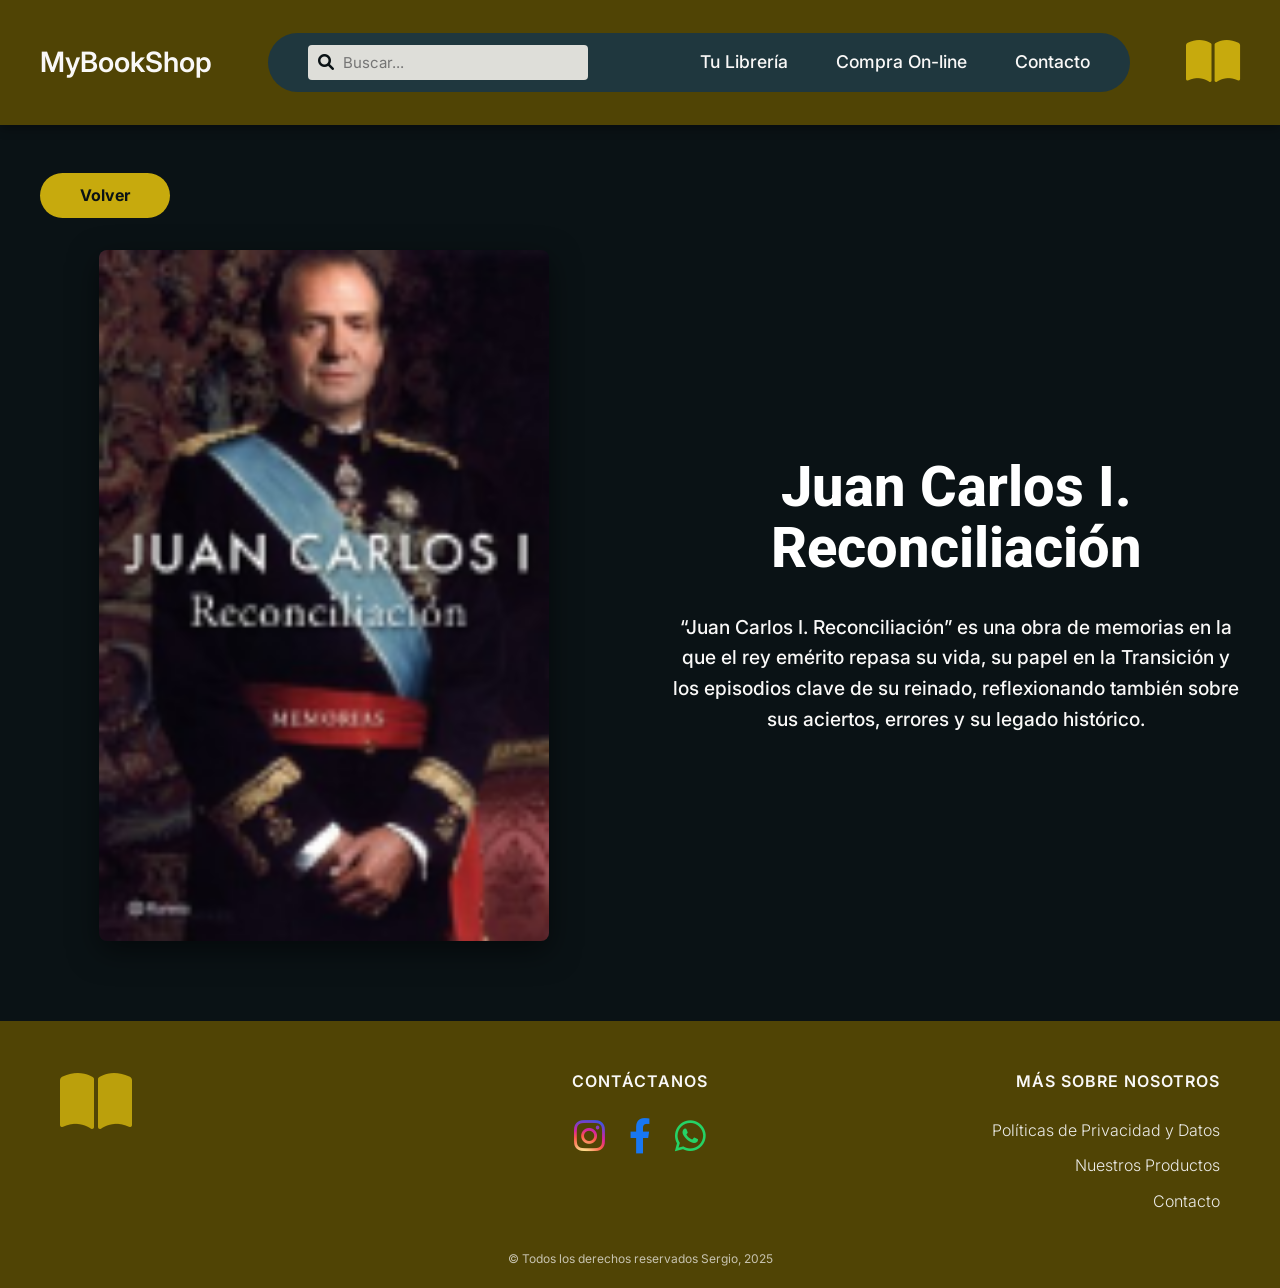
<file: Libreria/vista.html>
<!DOCTYPE html>
<html lang="es">
  <head>
    <meta charset="UTF-8" />
    <meta name="viewport" content="width=device-width, initial-scale=1.0" />
    <title>Vista Producto - MyBookShop</title>

    <link rel="stylesheet" href="style.css" />

    <link rel="preconnect" href="https://fonts.googleapis.com" />
    <link rel="preconnect" href="https://fonts.gstatic.com" crossorigin />
    <link
      href="https://fonts.googleapis.com/css2?family=Inter:wght@400;500;600;700&family=Roboto:wght@800&display=swap"
      rel="stylesheet"
    />

    <link
      rel="stylesheet"
      href="https://cdnjs.cloudflare.com/ajax/libs/font-awesome/6.0.0/css/all.min.css"
    />
  </head>
  <body>
    <header class="main-header">
      <div class="container header-container">
        <div class="logo">
          <h1><a href="index.html">MyBookShop</a><h1>
        </div>

        <nav class="main-nav">
          <button class="menu-toggle" id="mobile-menu">
            <i class="fa-solid fa-bars"></i>
          </button>

          <form action="#" class="search-form">
            <i class="fa-solid fa-magnifying-glass"></i>
            <input type="text" placeholder="Buscar..." name="search" />
          </form>

          <ul class="nav-links" id="nav-list">
            <li><a href="index.html">Tu Librería</a></li>
            <li><a href="tienda.html">Compra On-line</a></li>
            <li><a href="#">Contacto</a></li>
          </ul>
        </nav>

        <div class="header-icon">
          <i class="fa-solid fa-book-open"></i>
        </div>
      </div>
    </header>

    <main class="view-section">
      <div class="container">
        <div class="back-button-container">
          <a href="tienda.html" class="btn-back">Volver</a>
        </div>

        <div class="product-detail-grid">
          <div class="detail-image">
            <img
              src="public/7.png"
              alt="Portada Juan Carlos I"
            />
          </div>

          <div class="detail-info">
            <h1 class="detail-title">Juan Carlos I.<br />Reconciliación</h1>

            <p class="detail-description">
              “Juan Carlos I. Reconciliación” es una obra de memorias en la que
              el rey emérito repasa su vida, su papel en la Transición y los
              episodios clave de su reinado, reflexionando también sobre sus
              aciertos, errores y su legado histórico.
            </p>
          </div>
        </div>
      </div>
    </main>

    <footer class="main-footer">
      <div class="container footer-grid">
        <div class="footer-col col-logo">
          <i class="fa-solid fa-book-open footer-icon-large"></i>
        </div>

        <div class="footer-col col-contact">
          <h4>CONTÁCTANOS</h4>
          <div class="social-icons">
            <a href="#"><i class="fa-brands fa-instagram"></i></a>
            <a href="#"><i class="fa-brands fa-facebook-f"></i></a>
            <a href="#"><i class="fa-brands fa-whatsapp"></i></a>
          </div>
        </div>

        <div class="footer-col col-legal">
          <h4>MÁS SOBRE NOSOTROS</h4>
          <ul>
            <li><a href="#">Políticas de Privacidad y Datos</a></li>
            <li><a href="#">Nuestros Productos</a></li>
            <li><a href="#">Contacto</a></li>
          </ul>
          <p class="copyright">© Todos los derechos reservados Sergio, 2025</p>
        </div>
      </div>
    </footer>
    <script>
  
  const menuBtn = document.getElementById("mobile-menu");
  const navList = document.getElementById("nav-list");

  if (menuBtn && navList) {
    menuBtn.addEventListener("click", () => {
      navList.classList.toggle("active");
    });
  }
</script>
  </body>
</html>
</file>
<file: Libreria/style.css>
:root {
  --primary-900: #282203;
  --primary-800: #504405;
  --primary-500: #c7aa0d;
  --primary-300: #f3d845;
  --secondary-900: #0a1215;
  --secondary-800: #142529;
  --secondary-700: #1f373e;
  --secondary-600: #294a52;
  --secondary-500: #335c67;
  --neutrals-50: #f9f8f7;
  --neutrals-200: #ebebe8;
  --neutrals-400: #deded9;
  --h1-font: "Roboto", sans-serif;
  --body-font: "Inter", sans-serif;
  --container-width: 1240px;
}

* {
  margin: 0;
  padding: 0;
  box-sizing: border-box;
}

body {
  font-family: var(--body-font);
  font-size: 16px;
  line-height: 1.6;
  background-color: var(--secondary-900);
  color: var(--neutrals-50);
}

.container {
  max-width: var(--container-width);
  margin: 0 auto;
  padding: 0 20px;
}

a {
  text-decoration: none;
  color: inherit;
  transition: 0.3s;
}

ul {
  list-style: none;
}

img {
  max-width: 100%;
  display: block;
}

h1 {
  font-family: var(--h1-font);
  font-weight: 800;
}

h2 {
  font-family: var(--body-font);
  font-weight: 700;
  font-size: 48px;
}

h3 {
  font-family: var(--body-font);
  font-weight: 600;
  font-size: 24px;
}

.section-title {
  text-align: center;
  margin-bottom: 1rem;
  padding-top: 2rem;
  color: var(--neutrals-50);
}

.section-subtitle {
  text-align: center;
  max-width: 800px;
  margin: 0 auto 3rem auto;
  opacity: 0.9;
}

.main-header {
  background-color: var(--primary-800);
  padding: 1.5rem 0;
  position: sticky;
  top: 0;
  z-index: 1000;
  box-shadow: 0 4px 10px rgba(0, 0, 0, 0.3);
}

.header-container {
  display: flex;
  align-items: center;
  justify-content: space-between;
}

.logo h1 {
  font-family: var(--body-font);
  font-size: 28px;
  font-weight: 600;
  white-space: nowrap;
  margin-right: 1rem;
}

.main-nav {
  display: flex;
  align-items: center;
  justify-content: space-between;
  background-color: var(--secondary-700);
  border-radius: 50px;
  padding: 12px 40px;
  flex-grow: 1;
  margin: 0 40px;
  max-width: 900px;
}

.search-form {
  position: relative;
  display: flex;
  align-items: center;
  width: 280px;
}

.search-form input {
  width: 100%;
  padding: 8px 15px 8px 35px;
  border-radius: 4px;
  border: none;
  outline: none;
  background-color: var(--neutrals-400);
  font-family: var(--body-font);
  font-size: 15px;
  color: var(--secondary-900);
}

.search-form i {
  position: absolute;
  left: 10px;
  color: var(--secondary-900);
  font-size: 1rem;
  pointer-events: none;
}

.nav-links {
  display: flex;
  gap: 3rem;
  margin-left: 2rem;
}

.nav-links a {
  font-weight: 500;
  font-size: 1.1rem;
  white-space: nowrap;
}

.nav-links a:hover,
.nav-links a.active {
  color: var(--primary-300);
}

.header-icon {
  font-size: 3rem;
  color: var(--primary-500);
  margin-left: 1rem;
}

.section-about {
  padding: 4rem 0;
  background-color: var(--secondary-900);
}

.about-content {
  display: grid;
  grid-template-columns: 1fr 1fr;
  gap: 3rem;
  align-items: center;
  margin-top: 2rem;
  height: 55vh;
}

.about-image img {
  width: 100%;
  height: 350px;
  object-fit: cover;
  border-radius: 8px;
  box-shadow: 0 10px 20px rgba(0, 0, 0, 0.5);
}

.about-text p {
  margin-bottom: 1rem;
  text-align: justify;
}

.section-products {
  background-color: var(--primary-800);
  padding: 4rem 0;
}

.products-carousel-wrapper {
  position: relative;
  display: flex;
  align-items: center;
  padding: 0 3rem;
}

.scroll-btn {
  background: transparent;
  border: none;
  color: var(--neutrals-50);
  font-size: 2rem;
  cursor: pointer;
  position: absolute;
  z-index: 10;
}

.scroll-btn.left {
  left: 0;
}

.scroll-btn.right {
  right: 0;
}

.products-grid {
  display: flex;
  gap: 2rem;
  overflow-x: auto;
  scroll-behavior: smooth;
  padding-bottom: 1rem;
  scrollbar-width: none;
  cursor: grab;
  user-select: none;
}

.products-grid::-webkit-scrollbar {
  display: none;
}

.products-grid.active {
  cursor: grabbing;
  cursor: -webkit-grabbing;
  transform: scale(1);
}

.product-card-index {
  background-color: var(--primary-500);
  border-radius: 20px;
  min-width: 250px;
  width: 250px;
  padding: 1rem;
  color: var(--secondary-900);
  display: flex;
  flex-direction: column;
  align-items: center;
  box-shadow: 0 8px 15px rgba(0, 0, 0, 0.2);
  flex-shrink: 0;
}

.product-card-index .card-top h3 {
  font-size: 1.1rem;
  text-align: center;
  margin-bottom: 1rem;
  min-height: 3rem;
  display: flex;
  align-items: center;
  justify-content: center;
}

.product-card-index .card-center img {
  width: 150px;
  height: 220px;
  object-fit: cover;
  margin-bottom: 1rem;
  box-shadow: 3px 3px 8px rgba(0, 0, 0, 0.3);
}

.product-card-index .card-bottom .price {
  font-weight: 700;
  font-size: 1.1rem;
}

.section-location {
  background-color: var(--secondary-900);
  padding: 4rem 0;
}

.location-content {
  display: grid;
  grid-template-columns: 1fr 1fr;
  gap: 4rem;
  align-items: start;
  margin-top: 2rem;
}

.location-map img {
  width: 100%;
  height: auto;
  border-radius: 8px;
  opacity: 0.8;
}

.location-list h2 {
  text-align: center;
  margin-bottom: 1.5rem;
}

.location-list ul {
  text-align: right;
}

.location-list li {
  margin-bottom: 0.8rem;
  font-size: 2rem;
  padding-bottom: 0.5rem;
}

.location-list li:hover {
  color: var(--primary-300);
}

.shop-section {
  padding: 3rem 0;
  background-color: var(--secondary-900);
  min-height: 80vh;
}

.shop-layout {
  display: grid;
  grid-template-columns: 250px 1fr;
  gap: 3rem;
  align-items: start;
}

.filters-title {
  font-size: 32px;
  text-align: center;
  margin-bottom: 1.5rem;
}

.filter-list {
  display: flex;
  flex-direction: column;
  gap: 0.06rem;
}

.filter-item {
  background-color: var(--primary-500);
  padding: 12px 15px;
  border: 1px solid var(--secondary-900);
  display: flex;
  align-items: center;
  gap: 12px;
  cursor: pointer;
  font-weight: 600;
  color: var(--neutrals-50);
  text-shadow: 1px 1px 1px rgba(0, 0, 0, 0.4);
  transition: transform 0.2s;
}

.filter-item:hover {
  transform: translateX(5px);
}

.filter-item .checkbox i {
  font-size: 1.1rem;
  color: var(--secondary-900);
  margin-top: 2px;
}

.products-grid-shop {
  display: grid;
  grid-template-columns: repeat(3, 1fr);
  gap: 30px;
  justify-items: center;
}

.shop-card {
  width: 100%;
  max-width: 314px;
  height: 386px;
  background-color: var(--primary-500);
  border-radius: 30px;
  padding: 20px 15px;
  display: flex;
  flex-direction: column;
  align-items: center;
  position: relative;
  overflow: hidden;
  box-shadow: 0 6px 12px rgba(0, 0, 0, 0.25);
  box-sizing: border-box;
}

.card-image-wrapper {
  width: 100%;
  height: 160px;
  display: flex;
  justify-content: center;
  align-items: center;
  margin-bottom: 15px;
  background-color: transparent;
}

.card-image-wrapper img {
  height: 100%;
  width: auto;
  max-width: 140px;
  object-fit: contain;
  box-shadow: 2px 4px 8px rgba(0, 0, 0, 0.3);
}

.card-content-top {
  width: 100%;
  flex-grow: 1;
  display: flex;
  flex-direction: column;
  align-items: center;
}

.card-content-top h3 {
  font-family: var(--body-font);
  font-size: 1.25rem;
  font-weight: 600;
  color: var(--secondary-900);
  text-align: center;
  margin-bottom: 8px;
  line-height: 1.2;
}

.card-content-top .desc {
  font-family: var(--body-font);
  font-size: 0.9rem;
  color: var(--secondary-800);
  text-align: center;
  line-height: 1.4;
  padding: 0 5px;
}

.card-content-bottom {
  width: 100%;
  margin-top: auto;
}

.card-content-bottom .price {
  font-family: var(--body-font);
  font-weight: 700;
  font-size: 1.3rem;
  color: var(--secondary-600);
  padding-left: 5px;
  margin-bottom: 5px;
  text-align: left;
}

.card-buttons {
  display: flex;
  gap: 30px;
  width: 100%;
}

.btn-shop {
  flex: 1;
  padding: 8px 0;
  border: none;
  border-radius: 6px;
  background-color: var(--secondary-600);
  color: var(--neutrals-50);
  font-family: var(--body-font);
  font-weight: 600;
  font-size: 0.85rem;
  cursor: pointer;
  transition: background 0.2s;
}

.btn-shop:hover {
  background-color: var(--secondary-500);
}

.ribbon {
  position: absolute;
  top: 0;
  left: 0;
  width: 120px;
  height: 120px;
  overflow: hidden;
  z-index: 10;
}

.ribbon span {
  position: absolute;
  display: block;
  width: 180px;
  padding: 5px 0;
  background-color: var(--secondary-600);
  box-shadow: 0 5px 10px rgba(0, 0, 0, 0.1);
  color: var(--primary-500);
  font-size: 12px;
  font-weight: 700;
  text-transform: uppercase;
  text-align: center;
  left: -40px;
  top: 25px;
  transform: rotate(-45deg);
}

.main-footer {
  background-color: var(--primary-800);
  padding: 3rem 0 4rem 0;
  position: relative;
}

.footer-grid {
  display: grid;
  grid-template-columns: 1fr 1fr 1fr;
  align-items: flex-start;
}

.col-logo {
  display: flex;
  padding-left: 20px;
}

.footer-icon-large {
  font-size: 4rem;
  color: var(--primary-500);
  opacity: 0.9;
}

.col-contact {
  text-align: center;
}

.col-contact h4,
.col-legal h4 {
  font-weight: 600;
  margin-bottom: 1.5rem;
  text-transform: uppercase;
  letter-spacing: 1px;
  font-size: 1rem;
}

.social-icons {
  display: flex;
  justify-content: center;
  gap: 1.5rem;
}

.social-icons a i {
  font-size: 2.2rem;
}

.fa-instagram {
  background: radial-gradient( circle at 30% 107%, #fdf497 0%, #fdf497 5%, #fd5949 45%, #d6249f 60%, #285aeb 90%);
  -webkit-background-clip: text;
  -webkit-text-fill-color: transparent;
}

.fa-facebook-f {
  color: #1877f2;
}

.fa-whatsapp {
  color: #25d366;
}

.col-legal {
  text-align: right;
  padding-right: 20px;
}

.col-legal ul li {
  margin-bottom: 0.6rem;
}

.col-legal ul li a {
  color: var(--neutrals-200);
  font-weight: 300;
}

.col-legal ul li a:hover {
  color: var(--neutrals-50);
  text-decoration: underline;
}

.copyright {
  position: absolute;
  bottom: 20px;
  left: 0;
  width: 100%;
  text-align: center;
  font-size: 12px;
  opacity: 0.7;
}

.view-section {
  background-color: var(--secondary-900);
  padding: 3rem 0 5rem 0;
  min-height: 80vh;
}

.back-button-container {
  margin-bottom: 2rem;
}

.btn-back {
  display: inline-block;
  background-color: var(--primary-500);
  color: var(--secondary-900);
  padding: 10px 40px;
  border-radius: 50px;
  font-family: var(--body-font);
  font-weight: 700;
  font-size: 1rem;
  transition: background 0.3s;
  text-decoration: none;
}

.btn-back:hover {
  background-color: var(--primary-400);
}

.product-detail-grid {
  display: grid;
  grid-template-columns: 1fr 1fr;
  gap: 4rem;
  align-items: center;
}

.detail-image {
  display: flex;
  justify-content: center;
  width: 100%;
}

.detail-image img {
  width: 100%;
  max-width: 450px;
  height: auto;
  object-fit: cover;
  border-radius: 8px;
  box-shadow: 0 10px 30px rgba(0, 0, 0, 0.5);
}

.detail-info {
  text-align: center;
  color: var(--neutrals-50);
  display: flex;
  flex-direction: column;
  justify-content: center;
}

.detail-title {
  font-family: var(--h1-font);
  font-weight: 800;
  font-size: 3.5rem;
  line-height: 1.1;
  margin-bottom: 2rem;
  color: #ffffff;
}

.detail-description {
  font-family: var(--body-font);
  font-size: 1.2rem;
  line-height: 1.6;
  max-width: 600px;
  margin: 0 auto;
  font-weight: 500;
}

.menu-toggle {
  display: none;
  background: none;
  border: none;
  font-size: 1.5rem;
  color: var(--neutrals-50);
  cursor: pointer;
}

@media screen and (max-width: 1024px) {
  .header-container {
    flex-wrap: wrap;
  }
  .main-nav {
    order: 3;
    width: 100%;
    margin-top: 1rem;
    border-radius: 10px;
    display: flex;
    flex-wrap: wrap;
    justify-content: center;
    padding: 10px;
  }
  .nav-links {
    display: flex;
    gap: 2rem;
    width: 100%;
    justify-content: center;
    order: 1;
    margin: 0 0 1rem 0;
  }
  .search-form {
    order: 2;
    width: 60%;
  }
  .shop-layout {
    grid-template-columns: 1fr;
  }
  .filters-sidebar {
    width: 100%;
    margin-bottom: 2rem;
    border-bottom: 2px solid var(--primary-500);
    padding-bottom: 1rem;
  }
  .filter-list {
    flex-direction: row;
    flex-wrap: wrap;
    justify-content: center;
    gap: 15px;
  }
  .products-grid-shop {
    grid-template-columns: repeat(2, 1fr);
  }
  .footer-grid {
    padding: 0 20px;
    gap: 1rem;
  }
}

@media screen and (max-width: 600px) {
  .header-container {
    flex-direction: column;
    gap: 1rem;
  }
  .main-nav {
    flex-direction: column;
    align-items: flex-start;
    padding: 15px;
    width: 100%;
    margin: 0;
  }
  .menu-toggle {
    display: block;
    margin-bottom: 1rem;
  }
  .nav-links {
    display: none;
    flex-direction: column;
    width: 100%;
    gap: 1rem;
    text-align: center;
    padding-top: 1rem;
    border-top: 1px solid rgba(255, 255, 255, 0.1);
  }
  .nav-links.active {
    display: flex;
  }
  .search-form {
    width: 100%;
    margin-top: 1rem;
  }
  .header-icon {
    display: none;
  }
  .about-content {
    grid-template-columns: 1fr;
    height: auto;
  }
  .location-content {
    grid-template-columns: 1fr;
    gap: 2rem;
  }
  .shop-layout {
    grid-template-columns: 1fr;
  }
  .products-grid-shop {
    grid-template-columns: 1fr;
  }
  .product-detail-grid {
    grid-template-columns: 1fr;
    text-align: center;
  }
  .detail-info {
    text-align: center;
  }
  .detail-title {
    font-size: 2.5rem;
  }
  .footer-grid {
    grid-template-columns: 1fr;
    text-align: center;
    gap: 2rem;
  }
  .col-logo,
  .col-legal {
    padding: 0;
    justify-content: center;
    text-align: center;
  }
  .col-legal ul {
    text-align: center;
  }
  .copyright {
    position: relative;
    margin-top: 2rem;
  }
}
</file>
<file: TutorialFlex/styles.css>
/* variables */
:root {
  --main-white-color: white;
  --main-purple-color: #9e89b8;
}
.page-main {
  display: flex;
  flex-direction: column;
  justify-content: center;
  flex-grow: 1;
  min-height: 350px;
  background: var(--main-purple-color)
    url(https://s3-us-west-2.amazonaws.com/s.cdpn.io/162656/city.jpg) no-repeat
    center / cover;
  background-blend-mode: luminosity;
  color: var(--main-white-color);
}
.page-main div {
  max-width: 500px;
}

a {
  text-decoration: none;
  color: inherit;
}

.page-header ul li:not(:last-child) {
  padding-right: 15px;
}

ul {
  list-style: none;
}

small {
  font-size: smaller;
}

.wrapper {
  display: flex;
  flex-direction: column;
  min-height: 100vh;
}
.wrapper > * {
  padding: 20px;
}
.page-main {
  flex-grow: 1;
}

body {
  display: flex;
  flex-direction: column;
}

.page-header nav {
  display: flex;
  flex-wrap: wrap;
  justify-content: space-between;
  align-items: center;
}

.page-header ul {
  display: flex;
  order: 1;
  width: 100%;
  margin-top: 15px;
}

.page-header .cta-contact {
  font-family: inherit;
  font-size: 1.2rem;
  padding: 5px 18px;
  border: 1px solid;
  border-radius: 5px;
}

.page-footer {
  display: flex;
  flex-direction: column-reverse;
}

.page-footer ul {
  display: flex;
  font-size: 1.5rem;
  margin-bottom: 5px;
}

.page-footer li {
    margin-right: 15px;
}

@media screen and (min-width: 550px) {
  .page-footer {
    flex-direction: row;
    justify-content: space-between;
    align-items: center;
  }
  .page-footer ul {
    margin-bottom: 0;
  }

  .page-header ul {
    width: auto;
    margin-top: 0;
  }
  .page-header .cta-contact {
    order: 1;
  }
}

@media screen and (min-width: 768px) {
  .page-main {
    padding-left: 90px;
  }
}
</file>
<file: TutorialResponsiveFlexBoxGrid/styles.css>
/* Base Styles */

* {
  box-sizing: border-box;
  padding: 0;
  margin: 0;
}

body {
  font-family: "lato", sans-serif;
  color: white;
}

a {
  color: black;
  text-decoration: none;
}

h1 {
  font-size: 30px;
  font-weight: 600;
  margin: 10px 0;
  line-height: 1.2;
}

h2 {
  font-size: 25px;
  font-weight: 300;
  margin: 10px 0;
  line-height: 1.2;
}

p {
  font-size: 30px;
}

img {
  width: 100%;
}

li {
  list-style-type: none;
}

p {
  font-size: 20px;
  margin: 10px 0;
}

footer {
  background-color: purple;
  padding: 20px 10px;
}

footer a {
  color: white;
  margin: 0 10px;
}

footer a:hover {
  color: #9867c5;
  border-bottom: 2px solid #9867c5;
}

/* Classes */

.container {
  margin: 0 auto;
  max-width: 1200px;
  overflow: visible;
}

.navbar {
  background-color: purple;
  height: 70px;
  padding: 0 30px;
}

.navbar h1 {
  font-size: 30px;
  font-weight: 300;
  margin: 10px 0;
  line-height: 1.2;
}

.navbar .flex {
  display: flex;
  justify-content: space-between;
  align-items: center;
  height: 100%;
}

.navbar ul {
  display: flex;
}

.navbar a {
  color: white;
  padding: 9px;
  margin: 0 10px;
}

.navbar a:hover {
  color: #9867c5;
  border-bottom: 3px solid #9867c5;
}

.showcase {
  height: 300px;
  background-color: purple;
}

.showcase p {
  margin-bottom: 30px;
}

.showcase img {
  box-shadow: 7px 7px 7px rgba(0, 0, 0, 0.2);
}

.showcase-form {
  padding-left: 7px;
}

.grid-item-1,
.grid-item-2 {
  position: relative;
  top: 50px;
}

.grid {
  overflow: visible;
  display: grid;
  grid-template-columns: 60% 40%;
}

.showcase input[type="email"] {
  padding: 10px 70px 10px 0;
  font-size: 14px;
  border: none;
  border-radius: 6px;
  padding-left: 6px;
}

.btn {
  border-radius: 6px;
  padding: 12px 20px;
  background: #9867c5;
  border: none;
  margin-left: 10px;
  color: white;
  font-size: 16px;
  cursor: pointer;
  box-shadow: 0 10px 10px rgba(0, 0, 0, 0.2);
}

.showcase-form {
  margin: auto;
}

.little-info {
  font-size: 15px;
  font-family: "poppins", sans-serif;
}

.lower-container {
  margin: 120px auto;
  padding: 0;
  max-width: 1400px;
  text-align: center;
}

.title {
  color: black;
  font-size: 20px;
  text-align: left;
  padding-left: 10px;
  padding-top: 10px;
}

.text {
  color: black;
  font-size: 19px;
  width: 100%;
  padding: 10px;
  margin: 0, 20px;
  text-align: justify;
}

.flex {
  display: flex;
  justify-content: space-around;
}

.stats {
  padding: 45px 50px;
  text-align: center;
}

.stat {
  margin: 0 30px;
  text-align: center;
  width: 800px;
}

.stats .fa {
  color: purple;
}

.testimonial {
  color: black;
  padding: 40px;
}

.testimonial img {
  height: 100%;
  clip-path: circle();
}

.testimonial h3 {
  text-align: center;
}

.grid-3 {
  display: grid;
  grid-template-columns: repeat(3, 1fr);
  gap: 40px;
}

.card {
  padding: 10px;
  background-color: white;
  border-radius: 10px;
  box-shadow: -7px -7px 20px rgba(0, 0, 0, 0.2), 7px 7px 20px rgba(0, 0, 0, 0.2);
}

.circle {
  background-color: transparent;
  border: 3px solid purple;
  height: 90px;
  position: relative;
  top: -30px;
  left: 120px;
  border-radius: 50%;
  -moz-border-radius: 50%;
  -webkit-border-radius: 50%;
  width: 90px;
}

/* Tablets and Under */
@media (max-width: 768px) {
  .grid,
  .grid-3 {
    grid-template-columns: 1fr;
  }

  .stats .flex {
    flex-direction: column;
  }

  .stats {
    text-align: center;
  }

  .image {
    width: 600px;
    margin-left: 80px;
  }

  .stat {
    width: 100%;
    padding-right: 80px;
  }

  .circle {
    background-color: transparent;
    border: 3px solid purple;
    height: 90px;
    position: relative;
    top: -30px;
    left: 270px;
    border-radius: 50%;
    -moz-border-radius: 50%;
    -webkit-border-radius: 50%;
    width: 90px;
  }

  .showcase {
    height: auto;
    text-align: center;
  }
}

/* Mobile devices */
@media (max-width: 500px) {
  .navbar {
    height: 100px;
  }

  .navbar .flex {
    flex-direction: column;
  }

  .navbar a:hover {
    color: white;
    border-bottom: 2px solid black;
  }

  .navbar ul {
    background: #9867c5;
    border-radius: 5px;
    padding: 10px 0;
  }

  .showcase {
    height: auto;
    text-align: center;
  }

  .little-info {
    font-size: 13px;
  }

  .image {
    width: 350px;
    margin-left: 70px;
  }

  .stat {
    margin-bottom: 40px;
  }

  .circle {
    background-color: transparent;
    border: 3px solid purple;
    height: 90px;
    position: relative;
    top: -30px;
    left: 150px;
    border-radius: 50%;
    -moz-border-radius: 50%;
    -webkit-border-radius: 50%;
    width: 90px;
  }
}
</file>
<file: Patrones/ColumnDrop/styles.css>
/* Column Drop */
.container {
  display: -webkit-flex;
  display: flex;
  -webkit-flex-flow: row wrap;
  flex-flow: row wrap;
}

.columna1 {
  background-color: red;
}

.columna2 {
  background-color: green;
}

.columna3 {
  background-color: blue;
}

.columna1,
.columna2,
.columna3 {
  width: 100%;
}

@media (min-width: 600px) {
  .columna1 {
    width: 60%;
    -webkit-order: 2;
    order: 2;
  }

  .columna2 {
    width: 40%;
    -webkit-order: 1;
    order: 1;
  }

  .columna3 {
    width: 100%;
    -webkit-order: 3;
    order: 3;
  }
}

@media (min-width: 800px) {
  .columna2,
  .columna3 {
    width: 20%;
  }
}
</file>
<file: Patrones/LayoutShifter/styles.css>
/* Layout Shifter */
.container {
  display: -webkit-flex;
  display: flex;
  -webkit-flex-flow: row wrap;
  flex-flow: row wrap;
}

.columna1 {
  background-color: orange;
}

.columna2 {
  background-color: red;
}

.columna3 {
  background-color: green;
}

.columna1,
.columna2,
.columna3,
.container-inner {
  width: 100%;
}

@media (min-width: 600px) {
  .columna1 {
    width: 25%;
    height: 100vh;
  }

  .container-inner {
    width: 75%;
  }
}

@media (min-width: 800px) {
  .container {
    width: 800px;
    margin-left: auto;
    margin-right: auto;
  }
}
</file>
<file: Patrones/MostlyFluid/styles.css>
/* Mostly Fluid */
.container {
  display: -webkit-flex;
  display: flex;
  -webkit-flex-flow: row wrap;
  flex-flow: row wrap;
}

.columna1 {
  background-color: red;
}

.columna2 {
  background-color: green;
}

.columna3 {
  background-color: blue;
}

.columna4 {
  background-color: yellow;
}

.columna5 {
  background-color: orange;
}

.columna1,
.columna2,
.columna3,
.columna4,
.columna5 {
  width: 100%;
}

@media (min-width: 600px) {
  .columna2,
  .columna3,
  .columna4,
  .columna5 {
    width: 50%;
  }
}

@media (min-width: 800px) {
  .columna1 {
    width: 60%;
  }
  .columna2 {
    width: 40%;
  }
  .columna3,
  .columna4,
  .columna5 {
    width: 33.3%;
  }

  .container {
    width: 800px;
    margin-left: auto;
    margin-right: auto;
  }
}
</file>
<file: Patrones/TinyTweaks/styles.css>
/* Tiny Tweaks */
.columna1 {
  padding: 10px;
  width: 100%;
  color: red
}

.menu {
  list-style: none;
  display: flex;
  gap: 15px;
  background-color: #f0f0f0;
  padding: 10px;
}

@media (min-width: 600px) {
  .columna1 {
    padding: 20px;
    font-size: 1.5em;
  }
}

@media (min-width: 800px) {
  .columna1 {
    padding: 40px;
    font-size: 2em;
  }
}
</file>
<file: tailwind/01-Instalacion-Configuracion/src/css/estilos.css>
/*! tailwindcss v4.1.18 | MIT License | https://tailwindcss.com */
@layer properties;
@layer theme, base, components, utilities;
@layer theme {
  :root, :host {
    --font-sans: ui-sans-serif, system-ui, sans-serif, "Apple Color Emoji",
      "Segoe UI Emoji", "Segoe UI Symbol", "Noto Color Emoji";
    --font-mono: ui-monospace, SFMono-Regular, Menlo, Monaco, Consolas, "Liberation Mono",
      "Courier New", monospace;
    --color-red-900: oklch(39.6% 0.141 25.723);
    --color-white: #fff;
    --spacing: 0.25rem;
    --text-5xl: 3rem;
    --text-5xl--line-height: 1;
    --font-weight-bold: 700;
    --default-font-family: var(--font-sans);
    --default-mono-font-family: var(--font-mono);
  }
}
@layer base {
  *, ::after, ::before, ::backdrop, ::file-selector-button {
    box-sizing: border-box;
    margin: 0;
    padding: 0;
    border: 0 solid;
  }
  html, :host {
    line-height: 1.5;
    -webkit-text-size-adjust: 100%;
    tab-size: 4;
    font-family: var(--default-font-family, ui-sans-serif, system-ui, sans-serif, "Apple Color Emoji", "Segoe UI Emoji", "Segoe UI Symbol", "Noto Color Emoji");
    font-feature-settings: var(--default-font-feature-settings, normal);
    font-variation-settings: var(--default-font-variation-settings, normal);
    -webkit-tap-highlight-color: transparent;
  }
  hr {
    height: 0;
    color: inherit;
    border-top-width: 1px;
  }
  abbr:where([title]) {
    -webkit-text-decoration: underline dotted;
    text-decoration: underline dotted;
  }
  h1, h2, h3, h4, h5, h6 {
    font-size: inherit;
    font-weight: inherit;
  }
  a {
    color: inherit;
    -webkit-text-decoration: inherit;
    text-decoration: inherit;
  }
  b, strong {
    font-weight: bolder;
  }
  code, kbd, samp, pre {
    font-family: var(--default-mono-font-family, ui-monospace, SFMono-Regular, Menlo, Monaco, Consolas, "Liberation Mono", "Courier New", monospace);
    font-feature-settings: var(--default-mono-font-feature-settings, normal);
    font-variation-settings: var(--default-mono-font-variation-settings, normal);
    font-size: 1em;
  }
  small {
    font-size: 80%;
  }
  sub, sup {
    font-size: 75%;
    line-height: 0;
    position: relative;
    vertical-align: baseline;
  }
  sub {
    bottom: -0.25em;
  }
  sup {
    top: -0.5em;
  }
  table {
    text-indent: 0;
    border-color: inherit;
    border-collapse: collapse;
  }
  :-moz-focusring {
    outline: auto;
  }
  progress {
    vertical-align: baseline;
  }
  summary {
    display: list-item;
  }
  ol, ul, menu {
    list-style: none;
  }
  img, svg, video, canvas, audio, iframe, embed, object {
    display: block;
    vertical-align: middle;
  }
  img, video {
    max-width: 100%;
    height: auto;
  }
  button, input, select, optgroup, textarea, ::file-selector-button {
    font: inherit;
    font-feature-settings: inherit;
    font-variation-settings: inherit;
    letter-spacing: inherit;
    color: inherit;
    border-radius: 0;
    background-color: transparent;
    opacity: 1;
  }
  :where(select:is([multiple], [size])) optgroup {
    font-weight: bolder;
  }
  :where(select:is([multiple], [size])) optgroup option {
    padding-inline-start: 20px;
  }
  ::file-selector-button {
    margin-inline-end: 4px;
  }
  ::placeholder {
    opacity: 1;
  }
  @supports (not (-webkit-appearance: -apple-pay-button))  or (contain-intrinsic-size: 1px) {
    ::placeholder {
      color: currentcolor;
      @supports (color: color-mix(in lab, red, red)) {
        color: color-mix(in oklab, currentcolor 50%, transparent);
      }
    }
  }
  textarea {
    resize: vertical;
  }
  ::-webkit-search-decoration {
    -webkit-appearance: none;
  }
  ::-webkit-date-and-time-value {
    min-height: 1lh;
    text-align: inherit;
  }
  ::-webkit-datetime-edit {
    display: inline-flex;
  }
  ::-webkit-datetime-edit-fields-wrapper {
    padding: 0;
  }
  ::-webkit-datetime-edit, ::-webkit-datetime-edit-year-field, ::-webkit-datetime-edit-month-field, ::-webkit-datetime-edit-day-field, ::-webkit-datetime-edit-hour-field, ::-webkit-datetime-edit-minute-field, ::-webkit-datetime-edit-second-field, ::-webkit-datetime-edit-millisecond-field, ::-webkit-datetime-edit-meridiem-field {
    padding-block: 0;
  }
  ::-webkit-calendar-picker-indicator {
    line-height: 1;
  }
  :-moz-ui-invalid {
    box-shadow: none;
  }
  button, input:where([type="button"], [type="reset"], [type="submit"]), ::file-selector-button {
    appearance: button;
  }
  ::-webkit-inner-spin-button, ::-webkit-outer-spin-button {
    height: auto;
  }
  [hidden]:where(:not([hidden="until-found"])) {
    display: none !important;
  }
}
@layer utilities {
  .bg-red-900 {
    background-color: var(--color-red-900);
  }
  .p-8 {
    padding: calc(var(--spacing) * 8);
  }
  .text-center {
    text-align: center;
  }
  .text-5xl {
    font-size: var(--text-5xl);
    line-height: var(--tw-leading, var(--text-5xl--line-height));
  }
  .font-bold {
    --tw-font-weight: var(--font-weight-bold);
    font-weight: var(--font-weight-bold);
  }
  .text-white {
    color: var(--color-white);
  }
}
@property --tw-font-weight {
  syntax: "*";
  inherits: false;
}
@layer properties {
  @supports ((-webkit-hyphens: none) and (not (margin-trim: inline))) or ((-moz-orient: inline) and (not (color:rgb(from red r g b)))) {
    *, ::before, ::after, ::backdrop {
      --tw-font-weight: initial;
    }
  }
}
</file>
<file: tailwind/02-Conceptos-Base-Preflight/src/css/estilos.css>
/*! tailwindcss v4.1.18 | MIT License | https://tailwindcss.com */
@layer properties;
@layer theme, base, components, utilities;
@layer theme {
  :root, :host {
    --font-sans: ui-sans-serif, system-ui, sans-serif, "Apple Color Emoji",
      "Segoe UI Emoji", "Segoe UI Symbol", "Noto Color Emoji";
    --font-mono: ui-monospace, SFMono-Regular, Menlo, Monaco, Consolas, "Liberation Mono",
      "Courier New", monospace;
    --color-red-900: oklch(39.6% 0.141 25.723);
    --color-white: #fff;
    --spacing: 0.25rem;
    --text-2xl: 1.5rem;
    --text-2xl--line-height: calc(2 / 1.5);
    --text-4xl: 2.25rem;
    --text-4xl--line-height: calc(2.5 / 2.25);
    --text-5xl: 3rem;
    --text-5xl--line-height: 1;
    --font-weight-semibold: 600;
    --font-weight-bold: 700;
    --default-font-family: var(--font-sans);
    --default-mono-font-family: var(--font-mono);
  }
}
@layer base {
  *, ::after, ::before, ::backdrop, ::file-selector-button {
    box-sizing: border-box;
    margin: 0;
    padding: 0;
    border: 0 solid;
  }
  html, :host {
    line-height: 1.5;
    -webkit-text-size-adjust: 100%;
    tab-size: 4;
    font-family: var(--default-font-family, ui-sans-serif, system-ui, sans-serif, "Apple Color Emoji", "Segoe UI Emoji", "Segoe UI Symbol", "Noto Color Emoji");
    font-feature-settings: var(--default-font-feature-settings, normal);
    font-variation-settings: var(--default-font-variation-settings, normal);
    -webkit-tap-highlight-color: transparent;
  }
  hr {
    height: 0;
    color: inherit;
    border-top-width: 1px;
  }
  abbr:where([title]) {
    -webkit-text-decoration: underline dotted;
    text-decoration: underline dotted;
  }
  h1, h2, h3, h4, h5, h6 {
    font-size: inherit;
    font-weight: inherit;
  }
  a {
    color: inherit;
    -webkit-text-decoration: inherit;
    text-decoration: inherit;
  }
  b, strong {
    font-weight: bolder;
  }
  code, kbd, samp, pre {
    font-family: var(--default-mono-font-family, ui-monospace, SFMono-Regular, Menlo, Monaco, Consolas, "Liberation Mono", "Courier New", monospace);
    font-feature-settings: var(--default-mono-font-feature-settings, normal);
    font-variation-settings: var(--default-mono-font-variation-settings, normal);
    font-size: 1em;
  }
  small {
    font-size: 80%;
  }
  sub, sup {
    font-size: 75%;
    line-height: 0;
    position: relative;
    vertical-align: baseline;
  }
  sub {
    bottom: -0.25em;
  }
  sup {
    top: -0.5em;
  }
  table {
    text-indent: 0;
    border-color: inherit;
    border-collapse: collapse;
  }
  :-moz-focusring {
    outline: auto;
  }
  progress {
    vertical-align: baseline;
  }
  summary {
    display: list-item;
  }
  ol, ul, menu {
    list-style: none;
  }
  img, svg, video, canvas, audio, iframe, embed, object {
    display: block;
    vertical-align: middle;
  }
  img, video {
    max-width: 100%;
    height: auto;
  }
  button, input, select, optgroup, textarea, ::file-selector-button {
    font: inherit;
    font-feature-settings: inherit;
    font-variation-settings: inherit;
    letter-spacing: inherit;
    color: inherit;
    border-radius: 0;
    background-color: transparent;
    opacity: 1;
  }
  :where(select:is([multiple], [size])) optgroup {
    font-weight: bolder;
  }
  :where(select:is([multiple], [size])) optgroup option {
    padding-inline-start: 20px;
  }
  ::file-selector-button {
    margin-inline-end: 4px;
  }
  ::placeholder {
    opacity: 1;
  }
  @supports (not (-webkit-appearance: -apple-pay-button))  or (contain-intrinsic-size: 1px) {
    ::placeholder {
      color: currentcolor;
      @supports (color: color-mix(in lab, red, red)) {
        color: color-mix(in oklab, currentcolor 50%, transparent);
      }
    }
  }
  textarea {
    resize: vertical;
  }
  ::-webkit-search-decoration {
    -webkit-appearance: none;
  }
  ::-webkit-date-and-time-value {
    min-height: 1lh;
    text-align: inherit;
  }
  ::-webkit-datetime-edit {
    display: inline-flex;
  }
  ::-webkit-datetime-edit-fields-wrapper {
    padding: 0;
  }
  ::-webkit-datetime-edit, ::-webkit-datetime-edit-year-field, ::-webkit-datetime-edit-month-field, ::-webkit-datetime-edit-day-field, ::-webkit-datetime-edit-hour-field, ::-webkit-datetime-edit-minute-field, ::-webkit-datetime-edit-second-field, ::-webkit-datetime-edit-millisecond-field, ::-webkit-datetime-edit-meridiem-field {
    padding-block: 0;
  }
  ::-webkit-calendar-picker-indicator {
    line-height: 1;
  }
  :-moz-ui-invalid {
    box-shadow: none;
  }
  button, input:where([type="button"], [type="reset"], [type="submit"]), ::file-selector-button {
    appearance: button;
  }
  ::-webkit-inner-spin-button, ::-webkit-outer-spin-button {
    height: auto;
  }
  [hidden]:where(:not([hidden="until-found"])) {
    display: none !important;
  }
}
@layer utilities;
@layer base {
  h1 {
    margin-bottom: calc(var(--spacing) * 4);
    font-size: var(--text-4xl);
    line-height: var(--tw-leading, var(--text-4xl--line-height));
    --tw-font-weight: var(--font-weight-bold);
    font-weight: var(--font-weight-bold);
  }
  h2 {
    margin-bottom: calc(var(--spacing) * 2);
    font-size: var(--text-2xl);
    line-height: var(--tw-leading, var(--text-2xl--line-height));
    --tw-font-weight: var(--font-weight-semibold);
    font-weight: var(--font-weight-semibold);
  }
}
@property --tw-font-weight {
  syntax: "*";
  inherits: false;
}
@layer properties {
  @supports ((-webkit-hyphens: none) and (not (margin-trim: inline))) or ((-moz-orient: inline) and (not (color:rgb(from red r g b)))) {
    *, ::before, ::after, ::backdrop {
      --tw-font-weight: initial;
    }
  }
}
</file>
<file: tailwind/03-Colores-Personalizacion/src/css/estilos.css>
/*! tailwindcss v4.1.18 | MIT License | https://tailwindcss.com */
@layer properties;
@layer theme, base, components, utilities;
@layer theme {
  :root, :host {
    --font-sans: ui-sans-serif, system-ui, sans-serif, "Apple Color Emoji",
      "Segoe UI Emoji", "Segoe UI Symbol", "Noto Color Emoji";
    --font-mono: ui-monospace, SFMono-Regular, Menlo, Monaco, Consolas, "Liberation Mono",
      "Courier New", monospace;
    --color-red-900: oklch(39.6% 0.141 25.723);
    --color-green-500: oklch(72.3% 0.219 149.579);
    --color-blue-500: oklch(62.3% 0.214 259.815);
    --color-pink-900: oklch(40.8% 0.153 2.432);
    --color-black: #000;
    --color-white: #fff;
    --spacing: 0.25rem;
    --text-2xl: 1.5rem;
    --text-2xl--line-height: calc(2 / 1.5);
    --text-4xl: 2.25rem;
    --text-4xl--line-height: calc(2.5 / 2.25);
    --font-weight-semibold: 600;
    --font-weight-bold: 700;
    --default-font-family: var(--font-sans);
    --default-mono-font-family: var(--font-mono);
  }
}
@layer base {
  *, ::after, ::before, ::backdrop, ::file-selector-button {
    box-sizing: border-box;
    margin: 0;
    padding: 0;
    border: 0 solid;
  }
  html, :host {
    line-height: 1.5;
    -webkit-text-size-adjust: 100%;
    tab-size: 4;
    font-family: var(--default-font-family, ui-sans-serif, system-ui, sans-serif, "Apple Color Emoji", "Segoe UI Emoji", "Segoe UI Symbol", "Noto Color Emoji");
    font-feature-settings: var(--default-font-feature-settings, normal);
    font-variation-settings: var(--default-font-variation-settings, normal);
    -webkit-tap-highlight-color: transparent;
  }
  hr {
    height: 0;
    color: inherit;
    border-top-width: 1px;
  }
  abbr:where([title]) {
    -webkit-text-decoration: underline dotted;
    text-decoration: underline dotted;
  }
  h1, h2, h3, h4, h5, h6 {
    font-size: inherit;
    font-weight: inherit;
  }
  a {
    color: inherit;
    -webkit-text-decoration: inherit;
    text-decoration: inherit;
  }
  b, strong {
    font-weight: bolder;
  }
  code, kbd, samp, pre {
    font-family: var(--default-mono-font-family, ui-monospace, SFMono-Regular, Menlo, Monaco, Consolas, "Liberation Mono", "Courier New", monospace);
    font-feature-settings: var(--default-mono-font-feature-settings, normal);
    font-variation-settings: var(--default-mono-font-variation-settings, normal);
    font-size: 1em;
  }
  small {
    font-size: 80%;
  }
  sub, sup {
    font-size: 75%;
    line-height: 0;
    position: relative;
    vertical-align: baseline;
  }
  sub {
    bottom: -0.25em;
  }
  sup {
    top: -0.5em;
  }
  table {
    text-indent: 0;
    border-color: inherit;
    border-collapse: collapse;
  }
  :-moz-focusring {
    outline: auto;
  }
  progress {
    vertical-align: baseline;
  }
  summary {
    display: list-item;
  }
  ol, ul, menu {
    list-style: none;
  }
  img, svg, video, canvas, audio, iframe, embed, object {
    display: block;
    vertical-align: middle;
  }
  img, video {
    max-width: 100%;
    height: auto;
  }
  button, input, select, optgroup, textarea, ::file-selector-button {
    font: inherit;
    font-feature-settings: inherit;
    font-variation-settings: inherit;
    letter-spacing: inherit;
    color: inherit;
    border-radius: 0;
    background-color: transparent;
    opacity: 1;
  }
  :where(select:is([multiple], [size])) optgroup {
    font-weight: bolder;
  }
  :where(select:is([multiple], [size])) optgroup option {
    padding-inline-start: 20px;
  }
  ::file-selector-button {
    margin-inline-end: 4px;
  }
  ::placeholder {
    opacity: 1;
  }
  @supports (not (-webkit-appearance: -apple-pay-button))  or (contain-intrinsic-size: 1px) {
    ::placeholder {
      color: currentcolor;
      @supports (color: color-mix(in lab, red, red)) {
        color: color-mix(in oklab, currentcolor 50%, transparent);
      }
    }
  }
  textarea {
    resize: vertical;
  }
  ::-webkit-search-decoration {
    -webkit-appearance: none;
  }
  ::-webkit-date-and-time-value {
    min-height: 1lh;
    text-align: inherit;
  }
  ::-webkit-datetime-edit {
    display: inline-flex;
  }
  ::-webkit-datetime-edit-fields-wrapper {
    padding: 0;
  }
  ::-webkit-datetime-edit, ::-webkit-datetime-edit-year-field, ::-webkit-datetime-edit-month-field, ::-webkit-datetime-edit-day-field, ::-webkit-datetime-edit-hour-field, ::-webkit-datetime-edit-minute-field, ::-webkit-datetime-edit-second-field, ::-webkit-datetime-edit-millisecond-field, ::-webkit-datetime-edit-meridiem-field {
    padding-block: 0;
  }
  ::-webkit-calendar-picker-indicator {
    line-height: 1;
  }
  :-moz-ui-invalid {
    box-shadow: none;
  }
  button, input:where([type="button"], [type="reset"], [type="submit"]), ::file-selector-button {
    appearance: button;
  }
  ::-webkit-inner-spin-button, ::-webkit-outer-spin-button {
    height: auto;
  }
  [hidden]:where(:not([hidden="until-found"])) {
    display: none !important;
  }
}
@layer utilities {
  .h-12 {
    height: calc(var(--spacing) * 12);
  }
  .w-12 {
    width: calc(var(--spacing) * 12);
  }
  .bg-\[\#2E86AB\] {
    background-color: #2E86AB;
  }
  .bg-black {
    background-color: var(--color-black);
  }
  .bg-black\/90 {
    background-color: color-mix(in srgb, #000 90%, transparent);
    @supports (color: color-mix(in lab, red, red)) {
      background-color: color-mix(in oklab, var(--color-black) 90%, transparent);
    }
  }
  .bg-red-900 {
    background-color: var(--color-red-900);
  }
  .fill-\[\#1877f2\] {
    fill: #1877f2;
  }
  .text-green-500 {
    color: var(--color-green-500);
  }
  .text-pink-900\/20 {
    color: color-mix(in srgb, oklch(40.8% 0.153 2.432) 20%, transparent);
    @supports (color: color-mix(in lab, red, red)) {
      color: color-mix(in oklab, var(--color-pink-900) 20%, transparent);
    }
  }
  .text-white {
    color: var(--color-white);
  }
  .\[\&\>\*\]\:bg-blue-500 {
    &>* {
      background-color: var(--color-blue-500);
    }
  }
  .\[\&\>\*\]\:p-4 {
    &>* {
      padding: calc(var(--spacing) * 4);
    }
  }
}
@layer base {
  h1 {
    margin-bottom: calc(var(--spacing) * 4);
    font-size: var(--text-4xl);
    line-height: var(--tw-leading, var(--text-4xl--line-height));
    --tw-font-weight: var(--font-weight-bold);
    font-weight: var(--font-weight-bold);
  }
  h2 {
    margin-bottom: calc(var(--spacing) * 2);
    font-size: var(--text-2xl);
    line-height: var(--tw-leading, var(--text-2xl--line-height));
    --tw-font-weight: var(--font-weight-semibold);
    font-weight: var(--font-weight-semibold);
  }
}
@property --tw-font-weight {
  syntax: "*";
  inherits: false;
}
@layer properties {
  @supports ((-webkit-hyphens: none) and (not (margin-trim: inline))) or ((-moz-orient: inline) and (not (color:rgb(from red r g b)))) {
    *, ::before, ::after, ::backdrop {
      --tw-font-weight: initial;
    }
  }
}
</file>
